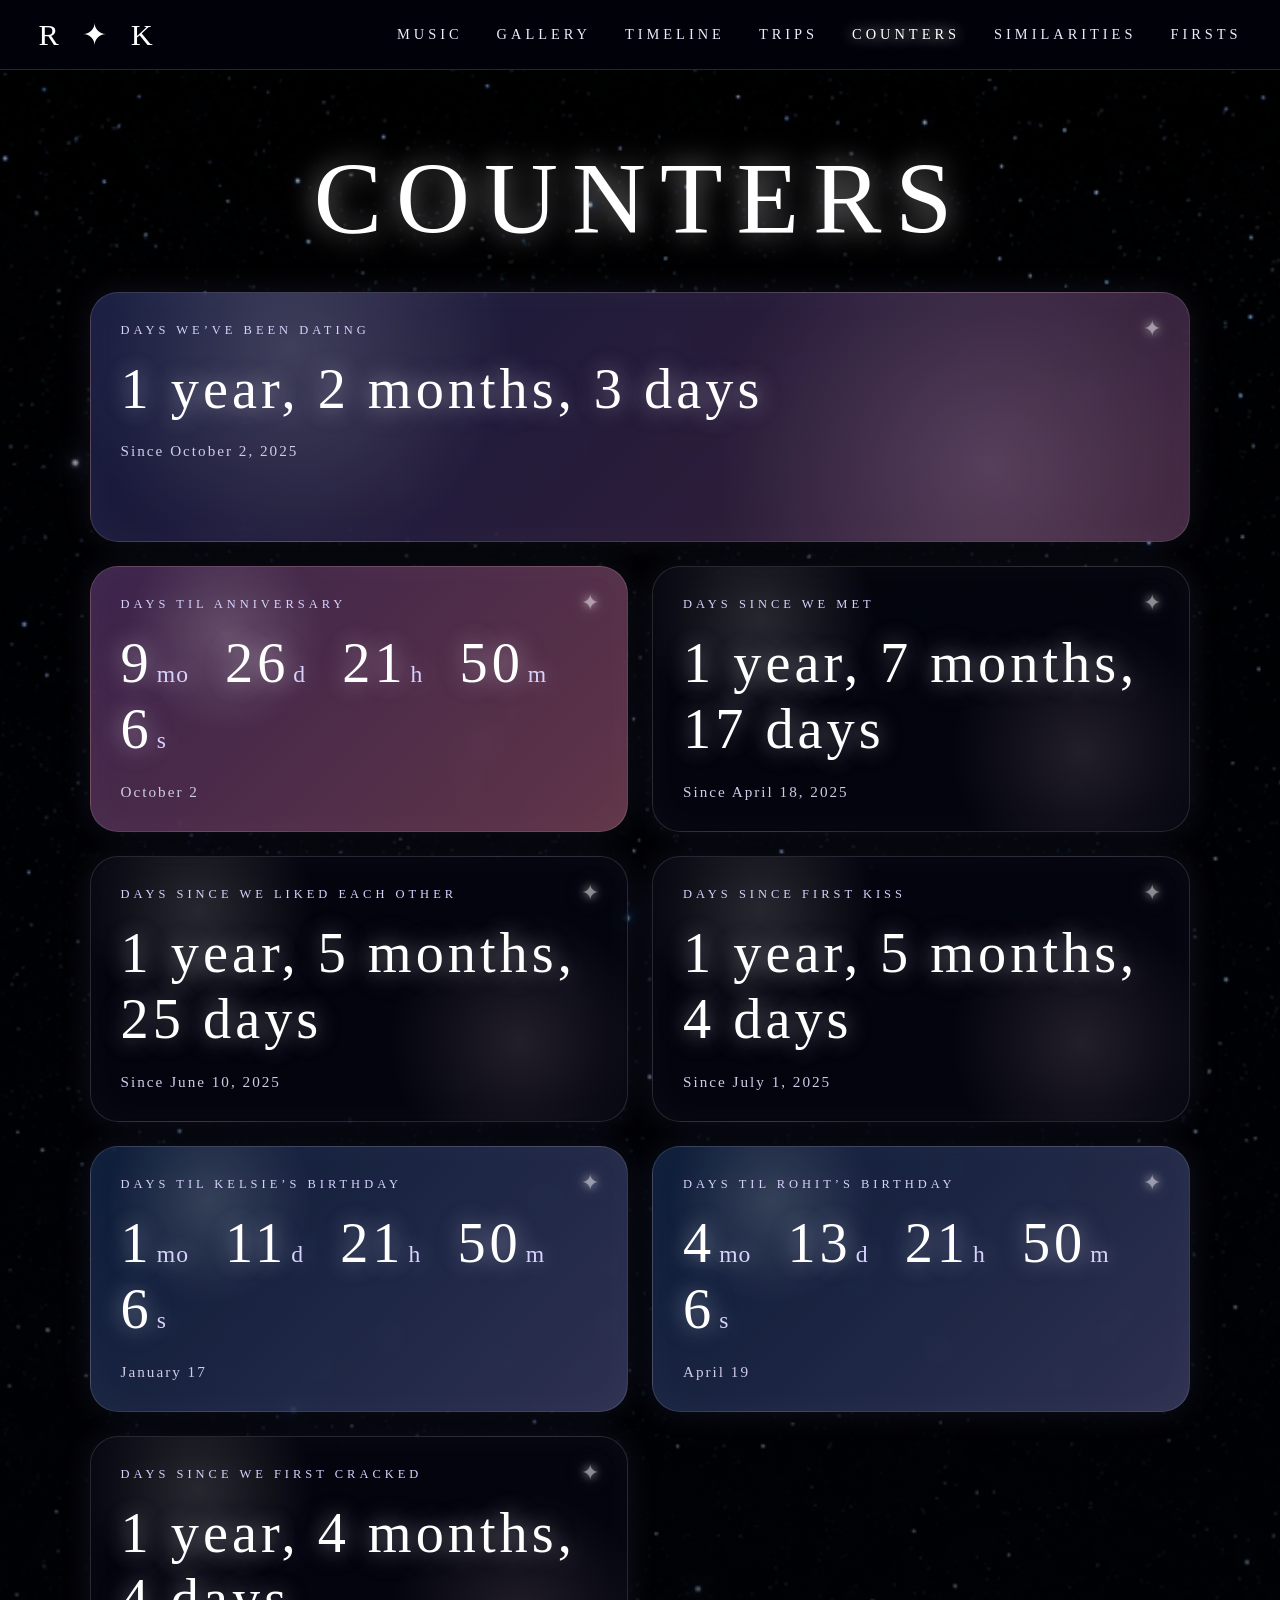
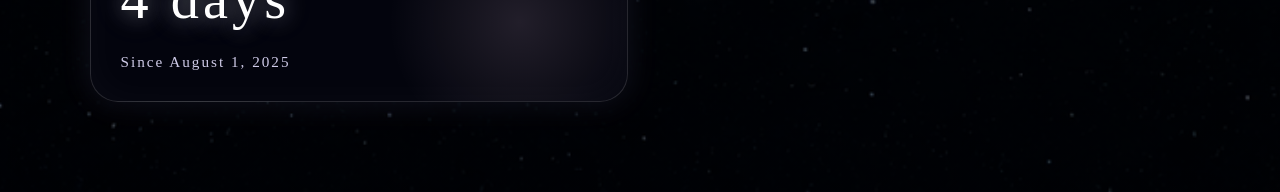
<file: counters.html>
<!DOCTYPE html>
<html lang="en">
<head>
  <meta charset="UTF-8" />
  <meta name="viewport" content="width=device-width, initial-scale=1.0" />

  <title>Counters | Rohit ✦ Kelsie</title>

  <link rel="stylesheet" href="style.css?v=4" />
</head>

<body>
  <header class="navbar">
    <a href="index.html" class="logo">R ✦ K</a>

    <nav>
      <a href="music.html">Music</a>
      <a href="gallery.html">Gallery</a>
      <a href="timeline.html">Timeline</a>
      <a href="trips.html">Trips</a>
      <a href="counters.html" class="active">Counters</a>
      <a href="similarities.html">Similarities</a>
      <a href="firsts.html">Firsts</a>
    </nav>
  </header>

  <main class="content-page counters-page">
    <section class="page-hero counters-hero">
      <h1>Counters</h1>
    </section>

    <section class="counters-grid">

      <article class="counter-card primary-counter">
        <p class="counter-label">Days we’ve been dating</p>
        <h2 id="dating-counter">Loading...</h2>
        <p class="counter-date">Since October 2, 2025</p>
      </article>

      <article class="counter-card anniversary-counter">
        <p class="counter-label">Days til anniversary</p>
        <h2 id="anniversary-counter">Loading...</h2>
        <p class="counter-date">October 2</p>
      </article>

      <article class="counter-card">
        <p class="counter-label">Days since we met</p>
        <h2 id="met-counter">Loading...</h2>
        <p class="counter-date">Since April 18, 2025</p>
      </article>

      <article class="counter-card">
        <p class="counter-label">Days since we liked each other</p>
        <h2 id="liked-counter">Loading...</h2>
        <p class="counter-date">Since June 10, 2025</p>
      </article>

      <article class="counter-card">
        <p class="counter-label">Days since first kiss</p>
        <h2 id="kiss-counter">Loading...</h2>
        <p class="counter-date">Since July 1, 2025</p>
      </article>

      <article class="counter-card birthday-counter">
        <p class="counter-label">Days til Kelsie’s birthday</p>
        <h2 id="kelsie-birthday-counter">Loading...</h2>
        <p class="counter-date">January 17</p>
      </article>

      <article class="counter-card birthday-counter">
        <p class="counter-label">Days til Rohit’s birthday</p>
        <h2 id="rohit-birthday-counter">Loading...</h2>
        <p class="counter-date">April 19</p>
      </article>

      <article class="counter-card">
        <p class="counter-label">Days since we first cracked</p>
        <h2 id="cracked-counter">Loading...</h2>
        <p class="counter-date">Since August 1, 2025</p>
      </article>

    </section>
  </main>

  <script>
  function startOfLocalDay(year, monthIndex, day) {
    return new Date(year, monthIndex, day, 0, 0, 0, 0);
  }

  function getNextAnnualDate(monthIndex, day) {
    const now = new Date();
    let target = startOfLocalDay(now.getFullYear(), monthIndex, day);

    if (target <= now) {
      target = startOfLocalDay(now.getFullYear() + 1, monthIndex, day);
    }

    return target;
  }

  function getYearsMonthsDaysSince(startDate) {
    const now = new Date();

    let years = now.getFullYear() - startDate.getFullYear();

    let yearAnchor = new Date(startDate);
    yearAnchor.setFullYear(startDate.getFullYear() + years);

    if (yearAnchor > now) {
      years--;
      yearAnchor = new Date(startDate);
      yearAnchor.setFullYear(startDate.getFullYear() + years);
    }

    let months = now.getMonth() - yearAnchor.getMonth();

    if (months < 0) {
      months += 12;
    }

    let monthAnchor = new Date(yearAnchor);
    monthAnchor.setMonth(yearAnchor.getMonth() + months);

    if (monthAnchor > now) {
      months--;
      monthAnchor = new Date(yearAnchor);
      monthAnchor.setMonth(yearAnchor.getMonth() + months);
    }

    const msPerDay = 1000 * 60 * 60 * 24;
    const days = Math.floor((now - monthAnchor) / msPerDay);

    return { years, months, days };
  }

  function getCountdown(targetDate) {
    const now = new Date();
    let diff = targetDate - now;

    if (diff < 0) {
      diff = 0;
    }

    const msPerSecond = 1000;
    const msPerMinute = msPerSecond * 60;
    const msPerHour = msPerMinute * 60;
    const msPerDay = msPerHour * 24;

    let months =
      (targetDate.getFullYear() - now.getFullYear()) * 12 +
      (targetDate.getMonth() - now.getMonth());

    let monthAnchor = new Date(now);
    monthAnchor.setMonth(monthAnchor.getMonth() + months);

    if (monthAnchor > targetDate) {
      months--;
      monthAnchor = new Date(now);
      monthAnchor.setMonth(monthAnchor.getMonth() + months);
    }

    let remaining = targetDate - monthAnchor;

    const days = Math.floor(remaining / msPerDay);
    remaining %= msPerDay;

    const hours = Math.floor(remaining / msPerHour);
    remaining %= msPerHour;

    const minutes = Math.floor(remaining / msPerMinute);
    remaining %= msPerMinute;

    const seconds = Math.floor(remaining / msPerSecond);

    return { months, days, hours, minutes, seconds };
  }

  function formatCountUp(startDate) {
    const { years, months, days } = getYearsMonthsDaysSince(startDate);

    const yearText = years === 1 ? "year" : "years";
    const monthText = months === 1 ? "month" : "months";
    const dayText = days === 1 ? "day" : "days";

    return `${years} ${yearText}, ${months} ${monthText}, ${days} ${dayText}`;
  }

  function formatCountdown(targetDate) {
    const { months, days, hours, minutes, seconds } = getCountdown(targetDate);

    return `
      <span>${months}<small>mo</small></span>
      <span>${days}<small>d</small></span>
      <span>${hours}<small>h</small></span>
      <span>${minutes}<small>m</small></span>
      <span>${seconds}<small>s</small></span>
    `;
  }

  function updateCounters() {
    const datingStart = startOfLocalDay(2025, 9, 2);
    const metDate = startOfLocalDay(2025, 3, 18);
    const likedDate = startOfLocalDay(2025, 5, 10);
    const firstKissDate = startOfLocalDay(2025, 6, 1);
    const crackedDate = startOfLocalDay(2025, 7, 1);

    const anniversary = getNextAnnualDate(9, 2);
    const kelsieBirthday = getNextAnnualDate(0, 17);
    const rohitBirthday = getNextAnnualDate(3, 19);

    document.getElementById("dating-counter").textContent = formatCountUp(datingStart);
    document.getElementById("met-counter").textContent = formatCountUp(metDate);
    document.getElementById("liked-counter").textContent = formatCountUp(likedDate);
    document.getElementById("kiss-counter").textContent = formatCountUp(firstKissDate);
    document.getElementById("cracked-counter").textContent = formatCountUp(crackedDate);

    document.getElementById("anniversary-counter").innerHTML = formatCountdown(anniversary);
    document.getElementById("kelsie-birthday-counter").innerHTML = formatCountdown(kelsieBirthday);
    document.getElementById("rohit-birthday-counter").innerHTML = formatCountdown(rohitBirthday);
  }

  updateCounters();
  setInterval(updateCounters, 1000);
</script>
</body>
</html>
</file>
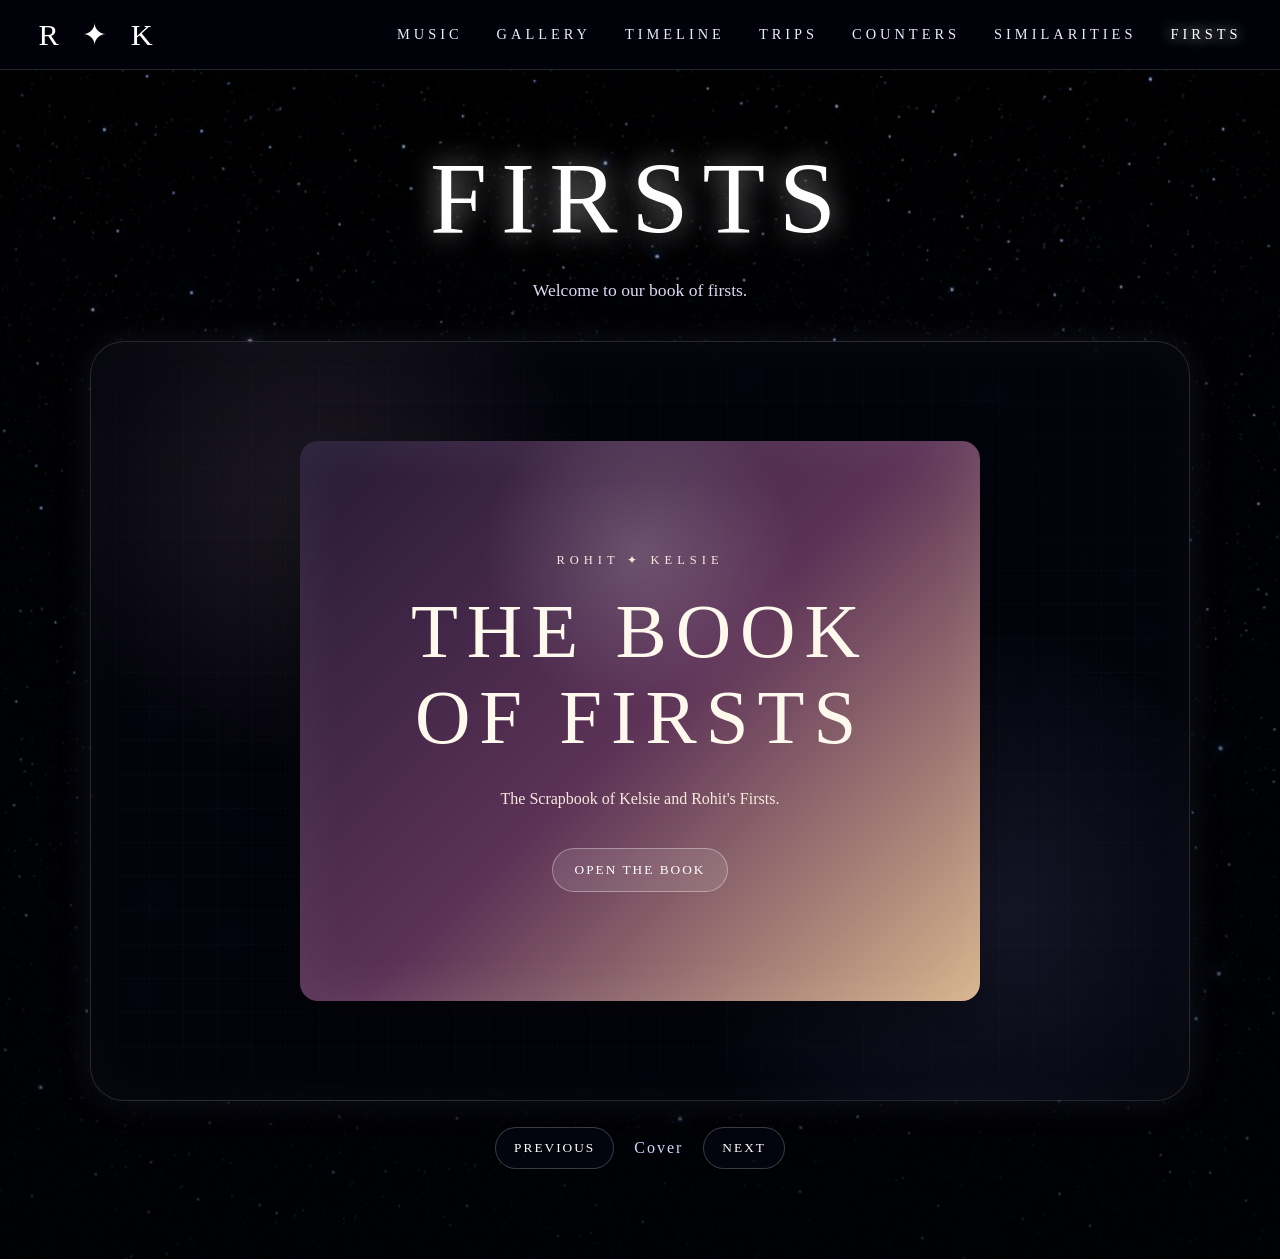
<file: firsts.html>
<!DOCTYPE html>
<html lang="en">
<head>
  <meta charset="UTF-8" />
  <meta name="viewport" content="width=device-width, initial-scale=1.0" />

  <title>The Book of Firsts | Rohit ✦ Kelsie</title>

  <link rel="stylesheet" href="style.css?v=6" />
</head>

<body>
  <header class="navbar">
    <a href="index.html" class="logo">R ✦ K</a>

    <nav>
      <a href="music.html">Music</a>
      <a href="gallery.html">Gallery</a>
      <a href="timeline.html">Timeline</a>
      <a href="trips.html">Trips</a>
      <a href="counters.html">Counters</a>
      <a href="similarities.html">Similarities</a>
      <a href="firsts.html" class="active">Firsts</a>
    </nav>
  </header>

  <main class="content-page firsts-page">
    <section class="page-hero firsts-hero">
      <h1>Firsts</h1>
      <p>Welcome to our book of firsts.</p>
    </section>

    <section class="book-shell">

      <aside class="firsts-side-menu" id="sideMenu">
        <p>Chapters</p>
        <button data-page="1">First Meeting</button>
        <button data-page="2">First Hangout</button>
        <button data-page="3">First Long Conversation</button>
        <button data-page="4">First Pseudodate</button>
        <button data-page="5">First Kiss</button>
        <button data-page="6">First Date</button>
        <button data-page="7">First Dance</button>
        <button data-page="8">First Road Trip</button>
        <button data-page="9">First Crack</button>
        <button data-page="10">First Classic Session</button>
        <button data-page="11">First Date as a Couple</button>
        <button data-page="12">First I Love You</button>
        <button data-page="13">First Zoo Day</button>
        <button data-page="14">First Time We Stayed Somewhere</button>
        <button data-page="15">First Flight Together</button>
        <button data-page="16">First Time Duo Drinking</button>
        <button data-page="17">First Fight Both Angry</button>
      </aside>

      <div class="book-stage">

        <!-- COVER -->
        <article class="book-page book-cover active">
          <div class="cover-inner">
            <p class="book-kicker">Rohit ✦ Kelsie</p>
            <h2>The Book of Firsts</h2>
            <p>
              The Scrapbook of Kelsie and Rohit's Firsts.
            </p>
            <button class="open-book-button" data-page="0">Open the Book</button>
          </div>
        </article>

        <!-- TABLE OF CONTENTS -->
        <article class="book-page contents-page">
          <div class="contents-card">
            <p class="book-kicker">Table of Contents</p>
            <h2>Chapters</h2>

            <div class="chapter-grid">
              <button data-page="1">01. First Meeting</button>
              <button data-page="2">02. First Hangout</button>
              <button data-page="3">03. First Long Conversation</button>
              <button data-page="4">04. First Pseudodate</button>
              <button data-page="5">05. First Kiss</button>
              <button data-page="6">06. First Date</button>
              <button data-page="7">07. First Dance</button>
              <button data-page="8">08. First Road Trip</button>
              <button data-page="9">09. First Crack</button>
              <button data-page="10">10. First Classic Session</button>
              <button data-page="11">11. First Date as a Couple</button>
              <button data-page="12">12. First I Love You</button>
              <button data-page="13">13. First Zoo Day</button>
              <button data-page="14">14. First Time We Stayed Somewhere</button>
              <button data-page="15">15. First Flight Together</button>
              <button data-page="16">16. First Time Duo Drinking</button>
              <button data-page="17">17. First Fight Both Angry</button>
            </div>
          </div>
        </article>

        <!-- FIRST PAGES -->
        <article class="book-page first-entry-page">
          <div class="first-entry">
            <p class="first-number">Chapter 01</p>
            <h2>First Meeting</h2>
            <p class="first-date">Add date</p>
            <p class="first-description">Story here.</p>
            <div class="first-photo-grid">
              <div class="first-photo-placeholder">Photo</div>
              <div class="first-photo-placeholder">Photo</div>
              <div class="first-photo-placeholder">Photo</div>
            </div>
          </div>
        </article>

        <article class="book-page first-entry-page">
          <div class="first-entry">
            <p class="first-number">Chapter 02</p>
            <h2>First Hangout</h2>
            <p class="first-date">Add date</p>
            <p class="first-description">Story here.</p>
            <div class="first-photo-grid">
              <div class="first-photo-placeholder">Photo</div>
              <div class="first-photo-placeholder">Photo</div>
              <div class="first-photo-placeholder">Photo</div>
            </div>
          </div>
        </article>

        <article class="book-page first-entry-page">
          <div class="first-entry">
            <p class="first-number">Chapter 03</p>
            <h2>First Long Conversation</h2>
            <p class="first-date">Add date</p>
            <p class="first-description">Story here.</p>
            <div class="first-photo-grid">
              <div class="first-photo-placeholder">Photo</div>
              <div class="first-photo-placeholder">Photo</div>
              <div class="first-photo-placeholder">Photo</div>
            </div>
          </div>
        </article>

        <article class="book-page first-entry-page">
          <div class="first-entry">
            <p class="first-number">Chapter 04</p>
            <h2>First Pseudodate</h2>
            <p class="first-date">Add date</p>
            <p class="first-description">Story here.</p>
            <div class="first-photo-grid">
              <div class="first-photo-placeholder">Photo</div>
              <div class="first-photo-placeholder">Photo</div>
              <div class="first-photo-placeholder">Photo</div>
            </div>
          </div>
        </article>

        <article class="book-page first-entry-page">
          <div class="first-entry">
            <p class="first-number">Chapter 05</p>
            <h2>First Kiss</h2>
            <p class="first-date">Add date</p>
            <p class="first-description">Story here.</p>
            <div class="first-photo-grid">
              <div class="first-photo-placeholder">Photo</div>
              <div class="first-photo-placeholder">Photo</div>
              <div class="first-photo-placeholder">Photo</div>
            </div>
          </div>
        </article>

        <article class="book-page first-entry-page">
          <div class="first-entry">
            <p class="first-number">Chapter 06</p>
            <h2>First Date</h2>
            <p class="first-date">Add date</p>
            <p class="first-description">Story here.</p>
            <div class="first-photo-grid">
              <div class="first-photo-placeholder">Photo</div>
              <div class="first-photo-placeholder">Photo</div>
              <div class="first-photo-placeholder">Photo</div>
            </div>
          </div>
        </article>

        <article class="book-page first-entry-page">
          <div class="first-entry">
            <p class="first-number">Chapter 07</p>
            <h2>First Dance</h2>
            <p class="first-date">Add date</p>
            <p class="first-description">Story here.</p>
            <div class="first-photo-grid">
              <div class="first-photo-placeholder">Photo</div>
              <div class="first-photo-placeholder">Photo</div>
              <div class="first-photo-placeholder">Photo</div>
            </div>
          </div>
        </article>

        <article class="book-page first-entry-page">
          <div class="first-entry">
            <p class="first-number">Chapter 08</p>
            <h2>First Road Trip</h2>
            <p class="first-date">Add date</p>
            <p class="first-description">Story here.</p>
            <div class="first-photo-grid">
              <div class="first-photo-placeholder">Photo</div>
              <div class="first-photo-placeholder">Photo</div>
              <div class="first-photo-placeholder">Photo</div>
            </div>
          </div>
        </article>

        <article class="book-page first-entry-page">
          <div class="first-entry">
            <p class="first-number">Chapter 09</p>
            <h2>First Crack</h2>
            <p class="first-date">Add date</p>
            <p class="first-description">Story here.</p>
            <div class="first-photo-grid">
              <div class="first-photo-placeholder">Photo</div>
              <div class="first-photo-placeholder">Photo</div>
              <div class="first-photo-placeholder">Photo</div>
            </div>
          </div>
        </article>

        <article class="book-page first-entry-page">
          <div class="first-entry">
            <p class="first-number">Chapter 10</p>
            <h2>First Classic Session</h2>
            <p class="first-date">Add date</p>
            <p class="first-description">Story here.</p>
            <div class="first-photo-grid">
              <div class="first-photo-placeholder">Photo</div>
              <div class="first-photo-placeholder">Photo</div>
              <div class="first-photo-placeholder">Photo</div>
            </div>
          </div>
        </article>

        <article class="book-page first-entry-page">
          <div class="first-entry">
            <p class="first-number">Chapter 11</p>
            <h2>First Date as a Couple</h2>
            <p class="first-date">Add date</p>
            <p class="first-description">Story here.</p>
            <div class="first-photo-grid">
              <div class="first-photo-placeholder">Photo</div>
              <div class="first-photo-placeholder">Photo</div>
              <div class="first-photo-placeholder">Photo</div>
            </div>
          </div>
        </article>

        <article class="book-page first-entry-page">
          <div class="first-entry">
            <p class="first-number">Chapter 12</p>
            <h2>First I Love You</h2>
            <p class="first-date">Add date</p>
            <p class="first-description">Story here.</p>
            <div class="first-photo-grid">
              <div class="first-photo-placeholder">Photo</div>
              <div class="first-photo-placeholder">Photo</div>
              <div class="first-photo-placeholder">Photo</div>
            </div>
          </div>
        </article>

        <article class="book-page first-entry-page">
          <div class="first-entry">
            <p class="first-number">Chapter 13</p>
            <h2>First Zoo Day</h2>
            <p class="first-date">Add date</p>
            <p class="first-description">Story here.</p>
            <div class="first-photo-grid">
              <div class="first-photo-placeholder">Photo</div>
              <div class="first-photo-placeholder">Photo</div>
              <div class="first-photo-placeholder">Photo</div>
            </div>
          </div>
        </article>

        <article class="book-page first-entry-page">
          <div class="first-entry">
            <p class="first-number">Chapter 14</p>
            <h2>First Time We Stayed Somewhere</h2>
            <p class="first-date">Add date</p>
            <p class="first-description">Story here.</p>
            <div class="first-photo-grid">
              <div class="first-photo-placeholder">Photo</div>
              <div class="first-photo-placeholder">Photo</div>
              <div class="first-photo-placeholder">Photo</div>
            </div>
          </div>
        </article>

        <article class="book-page first-entry-page">
          <div class="first-entry">
            <p class="first-number">Chapter 15</p>
            <h2>First Flight Together</h2>
            <p class="first-date">Add date</p>
            <p class="first-description">Story here.</p>
            <div class="first-photo-grid">
              <div class="first-photo-placeholder">Photo</div>
              <div class="first-photo-placeholder">Photo</div>
              <div class="first-photo-placeholder">Photo</div>
            </div>
          </div>
        </article>

        <article class="book-page first-entry-page">
          <div class="first-entry">
            <p class="first-number">Chapter 16</p>
            <h2>First Time Duo Drinking</h2>
            <p class="first-date">Add date</p>
            <p class="first-description">Story here.</p>
            <div class="first-photo-grid">
              <div class="first-photo-placeholder">Photo</div>
              <div class="first-photo-placeholder">Photo</div>
              <div class="first-photo-placeholder">Photo</div>
            </div>
          </div>
        </article>

        <article class="book-page first-entry-page">
          <div class="first-entry">
            <p class="first-number">Chapter 17</p>
            <h2>First Fight Both Angry at Each Other</h2>
            <p class="first-date">Add date</p>
            <p class="first-description">Story here.</p>
            <div class="first-photo-grid">
              <div class="first-photo-placeholder">Photo</div>
              <div class="first-photo-placeholder">Photo</div>
              <div class="first-photo-placeholder">Photo</div>
            </div>
          </div>
        </article>

      </div>

      <div class="book-controls">
        <button id="prevPage">Previous</button>
        <p id="pageNumber">Cover</p>
        <button id="nextPage">Next</button>
      </div>
    </section>
  </main>

  <script>
    const pages = document.querySelectorAll(".book-page");
    const pageNumber = document.getElementById("pageNumber");
    const nextButton = document.getElementById("nextPage");
    const prevButton = document.getElementById("prevPage");
    const sideMenu = document.getElementById("sideMenu");
    const jumpButtons = document.querySelectorAll("[data-page]");

    let currentPage = 0;

    function updatePageLabel() {
      if (currentPage === 0) {
        pageNumber.textContent = "Cover";
      } else if (currentPage === 1) {
        pageNumber.textContent = "Chapters";
      } else {
        pageNumber.textContent = `Chapter ${currentPage - 1} of 17`;
      }
    }

    function updateSideMenu() {
      if (currentPage >= 2) {
        sideMenu.classList.add("visible");
      } else {
        sideMenu.classList.remove("visible");
      }

      sideMenu.querySelectorAll("button").forEach((button) => {
        button.classList.toggle("active", Number(button.dataset.page) === currentPage - 1);
      });
    }

    function showPage(index, direction = "next") {
      if (index < 0 || index >= pages.length || index === currentPage) return;

      const oldPage = pages[currentPage];

      oldPage.classList.remove("active");
      oldPage.classList.add(direction === "next" ? "shuffle-left" : "shuffle-right");

      setTimeout(() => {
        pages.forEach((page) => {
          page.classList.remove("active", "shuffle-left", "shuffle-right");
        });

        currentPage = index;
        pages[currentPage].classList.add("active");

        updatePageLabel();
        updateSideMenu();
      }, 220);
    }

    nextButton.addEventListener("click", () => {
      const next = currentPage + 1 >= pages.length ? 0 : currentPage + 1;
      showPage(next, "next");
    });

    prevButton.addEventListener("click", () => {
      const prev = currentPage - 1 < 0 ? pages.length - 1 : currentPage - 1;
      showPage(prev, "prev");
    });

    jumpButtons.forEach((button) => {
      button.addEventListener("click", () => {
        const target = Number(button.dataset.page) + 1;
        const direction = target > currentPage ? "next" : "prev";
        showPage(target, direction);
      });
    });

    updatePageLabel();
    updateSideMenu();
  </script>
</body>
</html>
</file>
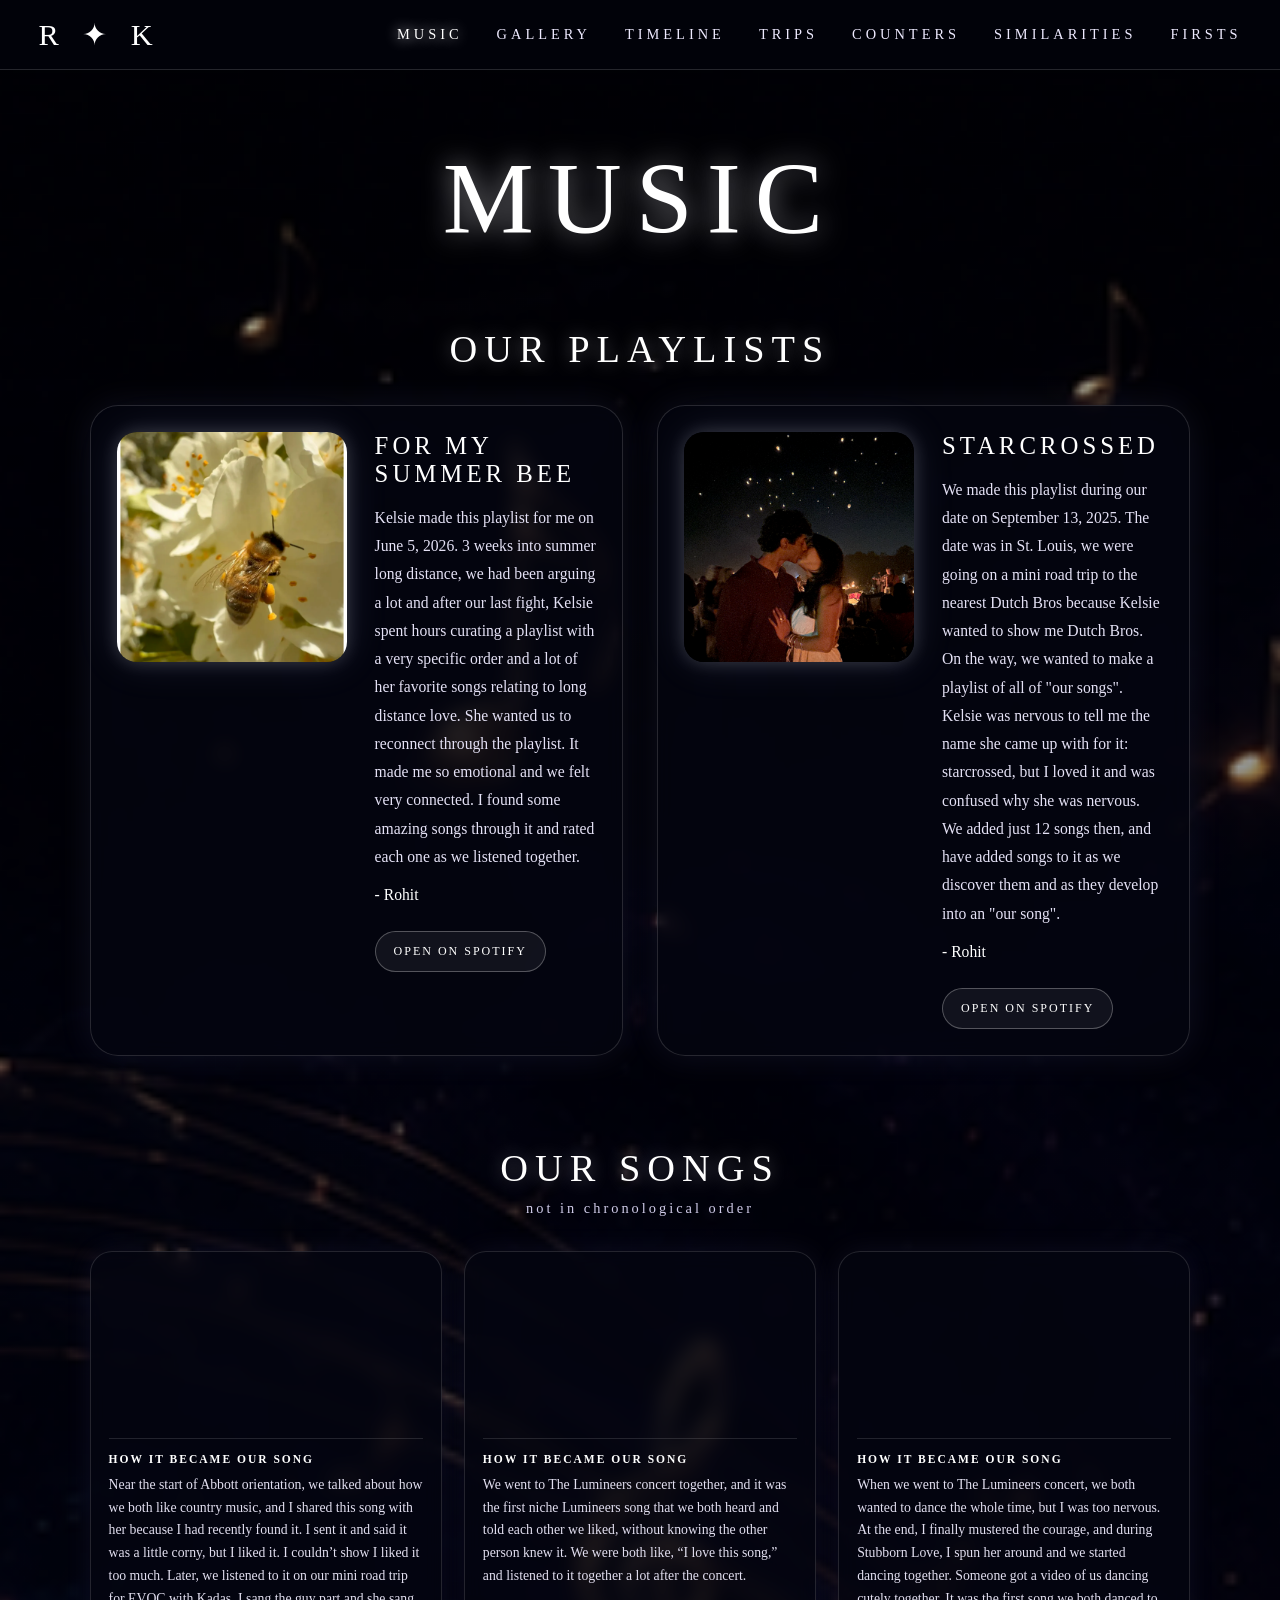
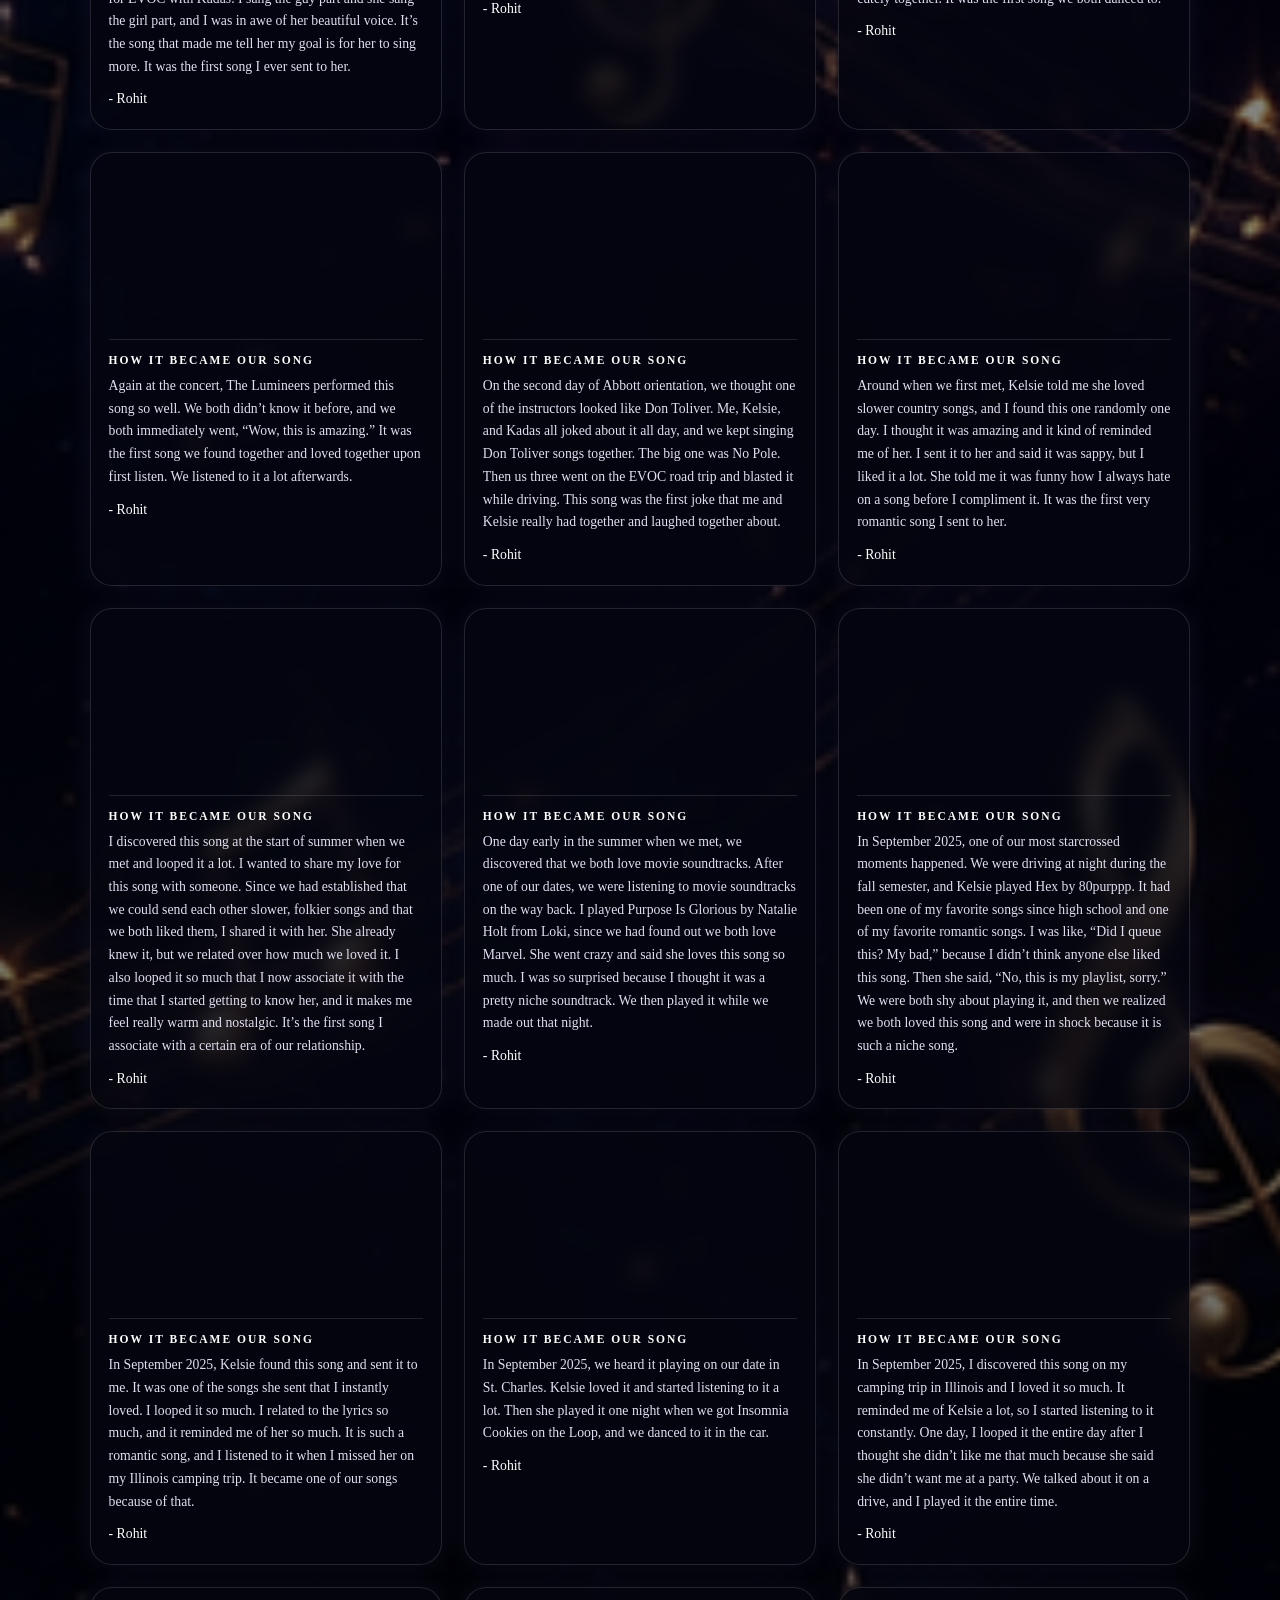
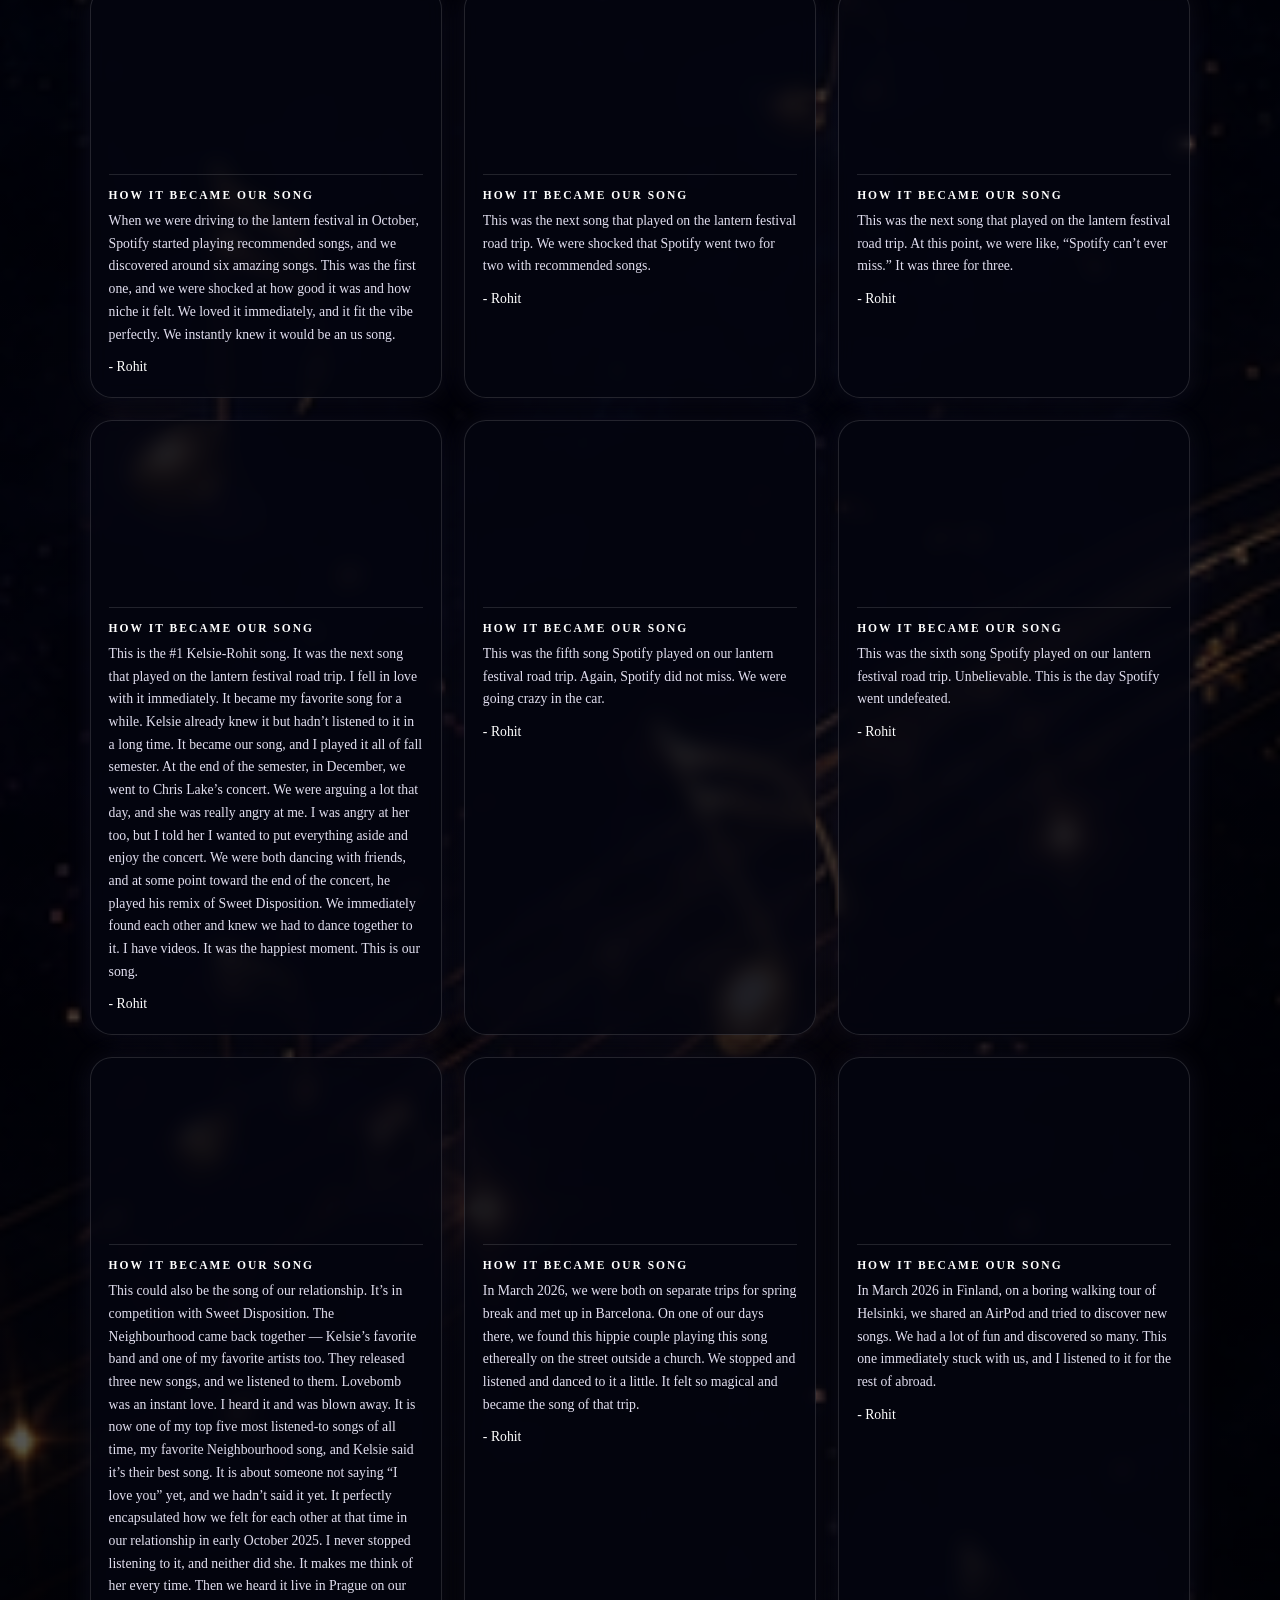
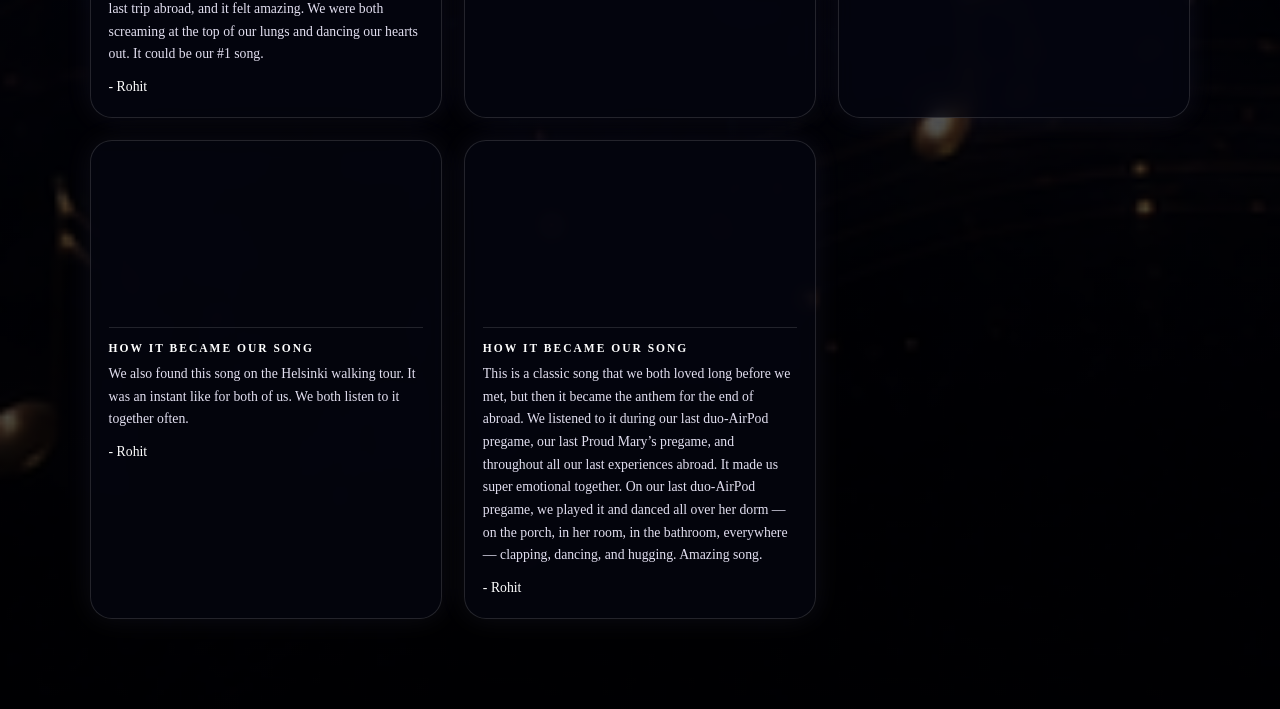
<file: music.html>
<!DOCTYPE html>
<html lang="en">
<head>
  <meta charset="UTF-8" />
  <meta name="viewport" content="width=device-width, initial-scale=1.0" />

  <title>Music | Rohit ✦ Kelsie</title>

  <link rel="stylesheet" href="style.css" />
</head>

<body>
  <header class="navbar">
    <a href="index.html" class="logo">R ✦ K</a>

    <nav>
      <a href="music.html" class="active">Music</a>
      <a href="gallery.html">Gallery</a>
      <a href="timeline.html">Timeline</a>
      <a href="trips.html">Trips</a>
      <a href="counters.html">Counters</a>
      <a href="similarities.html">Similarities</a>
      <a href="firsts.html">Firsts</a>
    </nav>
  </header>

  <main class="content-page music-page">
    <section class="page-hero">
      <h1>Music</h1>
    </section>

    <section class="music-section">
      <div class="section-heading">
        <h2>Our Playlists</h2>
      </div>

      <div class="playlist-grid">

        <article class="playlist-card">
          <img src="images/bee-playlist.png" alt="For my summer bee playlist cover" class="playlist-cover" />

          <div class="playlist-info">
            <h3>for my summer bee</h3>

            <p>
              Kelsie made this playlist for me on June 5, 2026. 3 weeks into summer long distance,
              we had been arguing a lot and after our last fight, Kelsie spent hours curating a playlist
              with a very specific order and a lot of her favorite songs relating to long distance love.
              She wanted us to reconnect through the playlist. It made me so emotional and we felt very
              connected. I found some amazing songs through it and rated each one as we listened together.
              <span class="signature">- Rohit</span>
            </p>

            <a
              class="spotify-button"
              href="https://open.spotify.com/playlist/64HndgYKN6oRa7IuLSpnPe"
              target="_blank"
              rel="noopener noreferrer"
            >
              Open on Spotify
            </a>
          </div>
        </article>

        <article class="playlist-card">
          <img src="images/starcrossed-playlist.png" alt="Starcrossed playlist cover" class="playlist-cover" />

          <div class="playlist-info">
            <h3>starcrossed</h3>

            <p>
              We made this playlist during our date on September 13, 2025. The date was in St. Louis,
              we were going on a mini road trip to the nearest Dutch Bros because Kelsie wanted to show
              me Dutch Bros. On the way, we wanted to make a playlist of all of "our songs". Kelsie was
              nervous to tell me the name she came up with for it: starcrossed, but I loved it and was
              confused why she was nervous. We added just 12 songs then, and have added songs to it as we
              discover them and as they develop into an "our song".
              <span class="signature">- Rohit</span>
            </p>

            <a
              class="spotify-button"
              href="https://open.spotify.com/playlist/1icCP8VcaCawiHzwMeRwDy"
              target="_blank"
              rel="noopener noreferrer"
            >
              Open on Spotify
            </a>
          </div>
        </article>

      </div>
    </section>

 <section class="songs-section">
  <div class="section-heading">
    <h2>Our Songs</h2>
    <p class="section-caption">not in chronological order</p>
  </div>

  <div class="songs-grid">

    <article class="song-card">
      <iframe data-testid="embed-iframe" style="border-radius:12px" src="https://open.spotify.com/embed/track/5UyBjTBy4XxqQT2qHksbo0?utm_source=generator" width="100%" height="152" frameBorder="0" allowfullscreen="" allow="autoplay; clipboard-write; encrypted-media; fullscreen; picture-in-picture" loading="lazy"></iframe>
      <div class="song-story">
        <h4>How it became our song</h4>
        <p>
          Near the start of Abbott orientation, we talked about how we both like country music, and I shared this song with her because I had recently found it. I sent it and said it was a little corny, but I liked it. I couldn’t show I liked it too much. Later, we listened to it on our mini road trip for EVOC with Kadas. I sang the guy part and she sang the girl part, and I was in awe of her beautiful voice. It’s the song that made me tell her my goal is for her to sing more. It was the first song I ever sent to her.
          <span class="signature">- Rohit</span>
        </p>
      </div>
    </article>

    <article class="song-card">
      <iframe data-testid="embed-iframe" style="border-radius:12px" src="https://open.spotify.com/embed/track/6YrZkw5VWYNTZq9Pg38cOC?utm_source=generator" width="100%" height="152" frameBorder="0" allowfullscreen="" allow="autoplay; clipboard-write; encrypted-media; fullscreen; picture-in-picture" loading="lazy"></iframe>
      <div class="song-story">
        <h4>How it became our song</h4>
        <p>
          We went to The Lumineers concert together, and it was the first niche Lumineers song that we both heard and told each other we liked, without knowing the other person knew it. We were both like, “I love this song,” and listened to it together a lot after the concert.
          <span class="signature">- Rohit</span>
        </p>
      </div>
    </article>

    <article class="song-card">
      <iframe data-testid="embed-iframe" style="border-radius:12px" src="https://open.spotify.com/embed/track/7x46YkKAwp3yZpaa72n5Mu?utm_source=generator" width="100%" height="152" frameBorder="0" allowfullscreen="" allow="autoplay; clipboard-write; encrypted-media; fullscreen; picture-in-picture" loading="lazy"></iframe>
      <div class="song-story">
        <h4>How it became our song</h4>
        <p>
          When we went to The Lumineers concert, we both wanted to dance the whole time, but I was too nervous. At the end, I finally mustered the courage, and during Stubborn Love, I spun her around and we started dancing together. Someone got a video of us dancing cutely together. It was the first song we both danced to.
          <span class="signature">- Rohit</span>
        </p>
      </div>
    </article>

    <article class="song-card">
      <iframe data-testid="embed-iframe" style="border-radius:12px" src="https://open.spotify.com/embed/track/32mcz82FOIucA49qkynFVB?utm_source=generator" width="100%" height="152" frameBorder="0" allowfullscreen="" allow="autoplay; clipboard-write; encrypted-media; fullscreen; picture-in-picture" loading="lazy"></iframe>
      <div class="song-story">
        <h4>How it became our song</h4>
        <p>
          Again at the concert, The Lumineers performed this song so well. We both didn’t know it before, and we both immediately went, “Wow, this is amazing.” It was the first song we found together and loved together upon first listen. We listened to it a lot afterwards.
          <span class="signature">- Rohit</span>
        </p>
      </div>
    </article>

    <article class="song-card">
      <iframe data-testid="embed-iframe" style="border-radius:12px" src="https://open.spotify.com/embed/track/0eaVIYo2zeOaGJeqZ5TwYz?utm_source=generator" width="100%" height="152" frameBorder="0" allowfullscreen="" allow="autoplay; clipboard-write; encrypted-media; fullscreen; picture-in-picture" loading="lazy"></iframe>
      <div class="song-story">
        <h4>How it became our song</h4>
        <p>
          On the second day of Abbott orientation, we thought one of the instructors looked like Don Toliver. Me, Kelsie, and Kadas all joked about it all day, and we kept singing Don Toliver songs together. The big one was No Pole. Then us three went on the EVOC road trip and blasted it while driving. This song was the first joke that me and Kelsie really had together and laughed together about.
          <span class="signature">- Rohit</span>
        </p>
      </div>
    </article>

    <article class="song-card">
      <iframe data-testid="embed-iframe" style="border-radius:12px" src="https://open.spotify.com/embed/track/0vxNNwfm6zj8ISkCi6INFR?utm_source=generator" width="100%" height="152" frameBorder="0" allowfullscreen="" allow="autoplay; clipboard-write; encrypted-media; fullscreen; picture-in-picture" loading="lazy"></iframe>
      <div class="song-story">
        <h4>How it became our song</h4>
        <p>
          Around when we first met, Kelsie told me she loved slower country songs, and I found this one randomly one day. I thought it was amazing and it kind of reminded me of her. I sent it to her and said it was sappy, but I liked it a lot. She told me it was funny how I always hate on a song before I compliment it. It was the first very romantic song I sent to her.
          <span class="signature">- Rohit</span>
        </p>
      </div>
    </article>

    <article class="song-card">
      <iframe data-testid="embed-iframe" style="border-radius:12px" src="https://open.spotify.com/embed/track/6oCXDaFZYL7sHnowv6pdXb?utm_source=generator" width="100%" height="152" frameBorder="0" allowfullscreen="" allow="autoplay; clipboard-write; encrypted-media; fullscreen; picture-in-picture" loading="lazy"></iframe>
      <div class="song-story">
        <h4>How it became our song</h4>
        <p>
          I discovered this song at the start of summer when we met and looped it a lot. I wanted to share my love for this song with someone. Since we had established that we could send each other slower, folkier songs and that we both liked them, I shared it with her. She already knew it, but we related over how much we loved it. I also looped it so much that I now associate it with the time that I started getting to know her, and it makes me feel really warm and nostalgic. It’s the first song I associate with a certain era of our relationship.
          <span class="signature">- Rohit</span>
        </p>
      </div>
    </article>

    <article class="song-card">
      <iframe data-testid="embed-iframe" style="border-radius:12px" src="https://open.spotify.com/embed/track/14ttivyM8Dj0xichnst1Vd?utm_source=generator" width="100%" height="152" frameBorder="0" allowfullscreen="" allow="autoplay; clipboard-write; encrypted-media; fullscreen; picture-in-picture" loading="lazy"></iframe>
      <div class="song-story">
        <h4>How it became our song</h4>
        <p>
          One day early in the summer when we met, we discovered that we both love movie soundtracks. After one of our dates, we were listening to movie soundtracks on the way back. I played Purpose Is Glorious by Natalie Holt from Loki, since we had found out we both love Marvel. She went crazy and said she loves this song so much. I was so surprised because I thought it was a pretty niche soundtrack. We then played it while we made out that night.
          <span class="signature">- Rohit</span>
        </p>
      </div>
    </article>

    <article class="song-card">
      <iframe data-testid="embed-iframe" style="border-radius:12px" src="https://open.spotify.com/embed/track/29LrGcqtxvdCpVmlBoJ75B?utm_source=generator" width="100%" height="152" frameBorder="0" allowfullscreen="" allow="autoplay; clipboard-write; encrypted-media; fullscreen; picture-in-picture" loading="lazy"></iframe>
      <div class="song-story">
        <h4>How it became our song</h4>
        <p>
          In September 2025, one of our most starcrossed moments happened. We were driving at night during the fall semester, and Kelsie played Hex by 80purppp. It had been one of my favorite songs since high school and one of my favorite romantic songs. I was like, “Did I queue this? My bad,” because I didn’t think anyone else liked this song. Then she said, “No, this is my playlist, sorry.” We were both shy about playing it, and then we realized we both loved this song and were in shock because it is such a niche song.
          <span class="signature">- Rohit</span>
        </p>
      </div>
    </article>

    <article class="song-card">
      <iframe data-testid="embed-iframe" style="border-radius:12px" src="https://open.spotify.com/embed/track/7uYQELhe7g6QLIzZDOlhbW?utm_source=generator" width="100%" height="152" frameBorder="0" allowfullscreen="" allow="autoplay; clipboard-write; encrypted-media; fullscreen; picture-in-picture" loading="lazy"></iframe>
      <div class="song-story">
        <h4>How it became our song</h4>
        <p>
          In September 2025, Kelsie found this song and sent it to me. It was one of the songs she sent that I instantly loved. I looped it so much. I related to the lyrics so much, and it reminded me of her so much. It is such a romantic song, and I listened to it when I missed her on my Illinois camping trip. It became one of our songs because of that.
          <span class="signature">- Rohit</span>
        </p>
      </div>
    </article>

    <article class="song-card">
      <iframe data-testid="embed-iframe" style="border-radius:12px" src="https://open.spotify.com/embed/track/38YgZVHPWOWsKrsCXz6JyP?utm_source=generator" width="100%" height="152" frameBorder="0" allowfullscreen="" allow="autoplay; clipboard-write; encrypted-media; fullscreen; picture-in-picture" loading="lazy"></iframe>
      <div class="song-story">
        <h4>How it became our song</h4>
        <p>
          In September 2025, we heard it playing on our date in St. Charles. Kelsie loved it and started listening to it a lot. Then she played it one night when we got Insomnia Cookies on the Loop, and we danced to it in the car.
          <span class="signature">- Rohit</span>
        </p>
      </div>
    </article>

    <article class="song-card">
      <iframe data-testid="embed-iframe" style="border-radius:12px" src="https://open.spotify.com/embed/track/62WbDgGyCki73Ec2Reuvze?utm_source=generator" width="100%" height="152" frameBorder="0" allowfullscreen="" allow="autoplay; clipboard-write; encrypted-media; fullscreen; picture-in-picture" loading="lazy"></iframe>
      <div class="song-story">
        <h4>How it became our song</h4>
        <p>
          In September 2025, I discovered this song on my camping trip in Illinois and I loved it so much. It reminded me of Kelsie a lot, so I started listening to it constantly. One day, I looped it the entire day after I thought she didn’t like me that much because she said she didn’t want me at a party. We talked about it on a drive, and I played it the entire time.
          <span class="signature">- Rohit</span>
        </p>
      </div>
    </article>

    <article class="song-card">
      <iframe data-testid="embed-iframe" style="border-radius:12px" src="https://open.spotify.com/embed/track/1yqMgZNrevsWMLWfO2PRp5?utm_source=generator" width="100%" height="152" frameBorder="0" allowfullscreen="" allow="autoplay; clipboard-write; encrypted-media; fullscreen; picture-in-picture" loading="lazy"></iframe>
      <div class="song-story">
        <h4>How it became our song</h4>
        <p>
          When we were driving to the lantern festival in October, Spotify started playing recommended songs, and we discovered around six amazing songs. This was the first one, and we were shocked at how good it was and how niche it felt. We loved it immediately, and it fit the vibe perfectly. We instantly knew it would be an us song.
          <span class="signature">- Rohit</span>
        </p>
      </div>
    </article>

    <article class="song-card">
      <iframe data-testid="embed-iframe" style="border-radius:12px" src="https://open.spotify.com/embed/track/6Op1AAvS0Jb3Gbom92zadJ?utm_source=generator" width="100%" height="152" frameBorder="0" allowfullscreen="" allow="autoplay; clipboard-write; encrypted-media; fullscreen; picture-in-picture" loading="lazy"></iframe>
      <div class="song-story">
        <h4>How it became our song</h4>
        <p>
          This was the next song that played on the lantern festival road trip. We were shocked that Spotify went two for two with recommended songs.
          <span class="signature">- Rohit</span>
        </p>
      </div>
    </article>

    <article class="song-card">
      <iframe data-testid="embed-iframe" style="border-radius:12px" src="https://open.spotify.com/embed/track/12g9IeQzX7xECLNxz8dpb5?utm_source=generator" width="100%" height="152" frameBorder="0" allowfullscreen="" allow="autoplay; clipboard-write; encrypted-media; fullscreen; picture-in-picture" loading="lazy"></iframe>
      <div class="song-story">
        <h4>How it became our song</h4>
        <p>
          This was the next song that played on the lantern festival road trip. At this point, we were like, “Spotify can’t ever miss.” It was three for three.
          <span class="signature">- Rohit</span>
        </p>
      </div>
    </article>

    <article class="song-card">
      <iframe data-testid="embed-iframe" style="border-radius:12px" src="https://open.spotify.com/embed/track/0fIDUXVyJ1JISqB4HP4D5H?utm_source=generator" width="100%" height="152" frameBorder="0" allowfullscreen="" allow="autoplay; clipboard-write; encrypted-media; fullscreen; picture-in-picture" loading="lazy"></iframe>
      <div class="song-story">
        <h4>How it became our song</h4>
        <p>
          This is the #1 Kelsie-Rohit song. It was the next song that played on the lantern festival road trip. I fell in love with it immediately. It became my favorite song for a while. Kelsie already knew it but hadn’t listened to it in a long time. It became our song, and I played it all of fall semester. At the end of the semester, in December, we went to Chris Lake’s concert. We were arguing a lot that day, and she was really angry at me. I was angry at her too, but I told her I wanted to put everything aside and enjoy the concert. We were both dancing with friends, and at some point toward the end of the concert, he played his remix of Sweet Disposition. We immediately found each other and knew we had to dance together to it. I have videos. It was the happiest moment. This is our song.
          <span class="signature">- Rohit</span>
        </p>
      </div>
    </article>

    <article class="song-card">
      <iframe data-testid="embed-iframe" style="border-radius:12px" src="https://open.spotify.com/embed/track/4ddm8wMOno5nihxLPACKXV?utm_source=generator" width="100%" height="152" frameBorder="0" allowfullscreen="" allow="autoplay; clipboard-write; encrypted-media; fullscreen; picture-in-picture" loading="lazy"></iframe>
      <div class="song-story">
        <h4>How it became our song</h4>
        <p>
          This was the fifth song Spotify played on our lantern festival road trip. Again, Spotify did not miss. We were going crazy in the car.
          <span class="signature">- Rohit</span>
        </p>
      </div>
    </article>

    <article class="song-card">
      <iframe data-testid="embed-iframe" style="border-radius:12px" src="https://open.spotify.com/embed/track/4PawewnYu8lyLk3DX1RCNu?utm_source=generator" width="100%" height="152" frameBorder="0" allowfullscreen="" allow="autoplay; clipboard-write; encrypted-media; fullscreen; picture-in-picture" loading="lazy"></iframe>
      <div class="song-story">
        <h4>How it became our song</h4>
        <p>
          This was the sixth song Spotify played on our lantern festival road trip. Unbelievable. This is the day Spotify went undefeated.
          <span class="signature">- Rohit</span>
        </p>
      </div>
    </article>

    <article class="song-card">
      <iframe data-testid="embed-iframe" style="border-radius:12px" src="https://open.spotify.com/embed/track/333yAfKnYq4V3hl6uA95wI?utm_source=generator" width="100%" height="152" frameBorder="0" allowfullscreen="" allow="autoplay; clipboard-write; encrypted-media; fullscreen; picture-in-picture" loading="lazy"></iframe>
      <div class="song-story">
        <h4>How it became our song</h4>
        <p>
          This could also be the song of our relationship. It’s in competition with Sweet Disposition. The Neighbourhood came back together — Kelsie’s favorite band and one of my favorite artists too. They released three new songs, and we listened to them. Lovebomb was an instant love. I heard it and was blown away. It is now one of my top five most listened-to songs of all time, my favorite Neighbourhood song, and Kelsie said it’s their best song. It is about someone not saying “I love you” yet, and we hadn’t said it yet. It perfectly encapsulated how we felt for each other at that time in our relationship in early October 2025. I never stopped listening to it, and neither did she. It makes me think of her every time. Then we heard it live in Prague on our last trip abroad, and it felt amazing. We were both screaming at the top of our lungs and dancing our hearts out. It could be our #1 song.
          <span class="signature">- Rohit</span>
        </p>
      </div>
    </article>

    <article class="song-card">
      <iframe data-testid="embed-iframe" style="border-radius:12px" src="https://open.spotify.com/embed/track/7cEkyAXkwXCxTR3IKE0XHu?utm_source=generator" width="100%" height="152" frameBorder="0" allowfullscreen="" allow="autoplay; clipboard-write; encrypted-media; fullscreen; picture-in-picture" loading="lazy"></iframe>
      <div class="song-story">
        <h4>How it became our song</h4>
        <p>
          In March 2026, we were both on separate trips for spring break and met up in Barcelona. On one of our days there, we found this hippie couple playing this song ethereally on the street outside a church. We stopped and listened and danced to it a little. It felt so magical and became the song of that trip.
          <span class="signature">- Rohit</span>
        </p>
      </div>
    </article>

    <article class="song-card">
      <iframe data-testid="embed-iframe" style="border-radius:12px" src="https://open.spotify.com/embed/track/6i4HXAiCheoAewgY5pxC6c?utm_source=generator" width="100%" height="152" frameBorder="0" allowfullscreen="" allow="autoplay; clipboard-write; encrypted-media; fullscreen; picture-in-picture" loading="lazy"></iframe>
      <div class="song-story">
        <h4>How it became our song</h4>
        <p>
          In March 2026 in Finland, on a boring walking tour of Helsinki, we shared an AirPod and tried to discover new songs. We had a lot of fun and discovered so many. This one immediately stuck with us, and I listened to it for the rest of abroad.
          <span class="signature">- Rohit</span>
        </p>
      </div>
    </article>

    <article class="song-card">
      <iframe data-testid="embed-iframe" style="border-radius:12px" src="https://open.spotify.com/embed/track/0xknocuUfiYGuW3BW1BDhH?utm_source=generator" width="100%" height="152" frameBorder="0" allowfullscreen="" allow="autoplay; clipboard-write; encrypted-media; fullscreen; picture-in-picture" loading="lazy"></iframe>
      <div class="song-story">
        <h4>How it became our song</h4>
        <p>
          We also found this song on the Helsinki walking tour. It was an instant like for both of us. We both listen to it together often.
          <span class="signature">- Rohit</span>
        </p>
      </div>
    </article>

    <article class="song-card">
      <iframe data-testid="embed-iframe" style="border-radius:12px" src="https://open.spotify.com/embed/track/1YLJVmuzeM2YSUkCCaTNUB?utm_source=generator" width="100%" height="152" frameBorder="0" allowfullscreen="" allow="autoplay; clipboard-write; encrypted-media; fullscreen; picture-in-picture" loading="lazy"></iframe>
      <div class="song-story">
        <h4>How it became our song</h4>
        <p>
          This is a classic song that we both loved long before we met, but then it became the anthem for the end of abroad. We listened to it during our last duo-AirPod pregame, our last Proud Mary’s pregame, and throughout all our last experiences abroad. It made us super emotional together. On our last duo-AirPod pregame, we played it and danced all over her dorm — on the porch, in her room, in the bathroom, everywhere — clapping, dancing, and hugging. Amazing song.
          <span class="signature">- Rohit</span>
        </p>
      </div>
    </article>

  </div>
</section>
  </main>

  <script src="script.js"></script>
</body>
</html>
</file>
<file: style.css>
* {
  margin: 0;
  padding: 0;
  box-sizing: border-box;
}

html,
body {
  width: 100%;
  min-height: 100%;
  background: black;
}

body {
  overflow-x: hidden;
  font-family: Georgia, "Times New Roman", serif;
}

/* Top navigation menu */
.navbar {
  width: 100%;
  height: 70px;
  padding: 0 3%;

  display: flex;
  align-items: center;
  justify-content: space-between;

  background: rgba(2, 3, 10, 0.94);
  border-bottom: 1px solid rgba(255, 255, 255, 0.14);
}

.logo {
  color: white;
  text-decoration: none;
  font-size: 1.9rem;
  letter-spacing: 8px;
  white-space: nowrap;
}

nav {
  display: flex;
  align-items: center;
  gap: 34px;
  flex-wrap: wrap;
}

nav a {
  color: #eeeaff;
  text-decoration: none;
  text-transform: uppercase;
  font-size: 0.9rem;
  letter-spacing: 4px;
}

nav a:hover {
  color: white;
  text-shadow: 0 0 14px white;
}

/* The image section below the nav */
.home-page {
  position: relative;
  width: 100vw;
  min-height: calc(100vh - 70px);

  display: flex;
  align-items: center;
  justify-content: center;

  background-image: url("images/stars-bg.png");
  background-size: cover;
  background-position: center center;
  background-repeat: no-repeat;

  overflow: hidden;
}
.image-map {
  position: relative;
  width: min(78vw, 1500px);
}

.image-map img {
  display: block;
  width: 100%;
  height: auto;
}

/* Invisible clickable boxes */
.hotspot {
  position: absolute;
  display: block;
  text-decoration: none;
  cursor: pointer;
  border-radius: 18px;
}

/* Hover effect so you know what is clickable */
.hotspot:hover {
  background: rgba(255, 255, 255, 0.035);
  box-shadow: 0 0 30px rgba(220, 220, 255, 0.25);
}

/* Clickable areas over the star map image */

/* Clickable areas over JUST the section titles */

.star-music {
  left: 23.8%;
  top: 21%;
  width: 7.6%;
  height: 7%;
}

.star-gallery {
  left: 46%;
  top: 17.6%;
  width: 9.8%;
  height: 7%;
}

.star-timeline {
  left: 70.6%;
  top: 24.6%;
  width: 10%;
  height: 7%;
}

.star-trips {
  left: 14.2%;
  top: 58%;
  width: 7%;
  height: 7%;
}

.star-counters {
  left: 76.4%;
  top: 59.4%;
  width: 11%;
  height: 7%;
}

.star-similarities {
  left: 32%;
  top: 72%;
  width: 13%;
  height: 7%;
}

.star-firsts {
  left: 58.2%;
  top: 72.3%;
  width: 7.7%;
  height: 6%;
}

/* Mobile adjustments */
@media (max-width: 850px) {
  .navbar {
    height: auto;
    min-height: 95px;
    padding: 18px 20px;
    flex-direction: column;
    gap: 14px;
  }

  .logo {
    font-size: 1.6rem;
  }

  nav {
    justify-content: center;
    gap: 16px;
  }

  nav a {
    font-size: 0.72rem;
    letter-spacing: 2px;
  }

  .home-page {
    height: calc(100vh - 95px);
    min-height: 680px;
    background-size: cover;
    background-position: center center;
  }

  .hotspot:hover {
    background: transparent;
    box-shadow: none;
  }
}
/* Shared inside pages */

.content-page {
  min-height: calc(100vh - 70px);
  padding: 70px 7% 90px;

  background-image:
    linear-gradient(rgba(0, 0, 0, 0.32), rgba(0, 0, 0, 0.68)),
    url("images/stars-bg.png");

  background-size: cover;
  background-position: center center;
  background-repeat: no-repeat;

  color: white;
}
.music-page {
  background-image:
    linear-gradient(rgba(0, 0, 0, 0.38), rgba(0, 0, 0, 0.72)),
    url("images/music-bg.png");
}

nav a.active {
  color: white;
  text-shadow: 0 0 14px white;
}

.page-hero {
  max-width: 900px;
  margin: 0 auto 70px;
  text-align: center;
}

.page-hero h1 {
  font-size: clamp(3.2rem, 8vw, 7rem);
  font-weight: normal;
  letter-spacing: 14px;
  text-transform: uppercase;
  margin-bottom: 18px;
  text-shadow: 0 0 28px rgba(255, 255, 255, 0.55);
}

.page-hero p {
  color: #ddd9f5;
  font-size: 1.1rem;
  line-height: 1.8;
}

.eyebrow {
  color: #d8d2ff;
  text-transform: uppercase;
  letter-spacing: 5px;
  font-size: 0.75rem;
  margin-bottom: 12px;
}

.music-section {
  max-width: 1250px;
  margin: 0 auto;
}

.section-heading {
  text-align: center;
  margin-bottom: 34px;
}

.section-heading h2,
.coming-soon-section h2 {
  font-size: clamp(2rem, 4vw, 3.5rem);
  font-weight: normal;
  letter-spacing: 8px;
  text-transform: uppercase;
  text-shadow: 0 0 18px rgba(255, 255, 255, 0.35);
}

.playlist-grid {
  display: grid;
  grid-template-columns: repeat(2, minmax(0, 1fr));
  gap: 34px;
}

.playlist-card {
  display: grid;
  grid-template-columns: 230px 1fr;
  gap: 28px;
  align-items: start;

  padding: 26px;
  border: 1px solid rgba(255, 255, 255, 0.14);
  border-radius: 28px;

  background: rgba(5, 6, 18, 0.68);
  box-shadow: 0 0 35px rgba(160, 170, 255, 0.09);
  backdrop-filter: blur(10px);
}

.playlist-cover {
  width: 100%;
  aspect-ratio: 1 / 1;
  object-fit: cover;
  border-radius: 20px;

  box-shadow:
    0 0 18px rgba(255, 255, 255, 0.18),
    0 0 42px rgba(180, 190, 255, 0.13);
}

.playlist-info h3 {
  font-size: 1.55rem;
  font-weight: normal;
  letter-spacing: 4px;
  text-transform: uppercase;
  margin-bottom: 16px;
}

.playlist-info p {
  color: #e4e1f5;
  font-size: 0.98rem;
  line-height: 1.8;
  margin-bottom: 22px;
}

.signature {
  display: block;
  margin-top: 10px;
  color: #ffffff;
}

.spotify-button {
  display: inline-block;
  padding: 12px 18px;

  border: 1px solid rgba(255, 255, 255, 0.28);
  border-radius: 999px;

  color: white;
  text-decoration: none;
  text-transform: uppercase;
  letter-spacing: 2px;
  font-size: 0.75rem;

  background: rgba(255, 255, 255, 0.06);
  transition: 0.25s;
}

.spotify-button:hover {
  background: rgba(255, 255, 255, 0.14);
  box-shadow: 0 0 24px rgba(220, 220, 255, 0.25);
  transform: translateY(-2px);
}

.coming-soon-section {
  max-width: 900px;
  margin: 85px auto 0;
  padding: 34px;

  text-align: center;

  border: 1px solid rgba(255, 255, 255, 0.12);
  border-radius: 28px;

  background: rgba(5, 6, 18, 0.55);
  backdrop-filter: blur(10px);
}

.coming-soon-section p {
  color: #ddd9f5;
  line-height: 1.8;
  margin-top: 14px;
}

/* Laptop/tablet responsive behavior */
@media (max-width: 1150px) {
  .playlist-grid {
    grid-template-columns: 1fr;
  }

  .playlist-card {
    max-width: 850px;
    margin: 0 auto;
  }
}

/* Phone responsive behavior */
@media (max-width: 700px) {
  .content-page {
    padding: 45px 6% 70px;
  }

  .page-hero h1 {
    letter-spacing: 8px;
  }

  .playlist-card {
    grid-template-columns: 1fr;
    padding: 22px;
  }

  .playlist-cover {
    max-width: 290px;
    margin: 0 auto;
  }

  .playlist-info {
    text-align: center;
  }

  .playlist-info h3 {
    font-size: 1.3rem;
  }
}
/* Smaller section titles */
.section-heading h2,
.songs-section h2 {
  font-size: clamp(1.6rem, 3vw, 2.45rem);
  letter-spacing: 7px;
}

/* Our Songs section */

.songs-section {
  max-width: 1250px;
  margin: 90px auto 0;
}

.section-caption {
  margin-top: 10px;
  color: #cfcbe8;
  font-size: 0.9rem;
  letter-spacing: 3px;
  text-transform: lowercase;
}

.songs-grid {
  display: grid;
  grid-template-columns: repeat(3, minmax(0, 1fr));
  gap: 22px;
  margin-top: 34px;
}

.song-card {
  padding: 18px;
  border-radius: 22px;
  background: rgba(5, 6, 18, 0.68);
  border: 1px solid rgba(255, 255, 255, 0.13);
  backdrop-filter: blur(10px);
  box-shadow: 0 0 28px rgba(160, 170, 255, 0.08);
}

.song-cover {
  width: 100%;
  aspect-ratio: 1 / 1;
  object-fit: cover;
  border-radius: 16px;
  margin-bottom: 16px;
  box-shadow:
    0 0 14px rgba(255, 255, 255, 0.15),
    0 0 30px rgba(180, 190, 255, 0.12);
}

.song-card h3 {
  font-size: 1rem;
  line-height: 1.35;
  letter-spacing: 2.2px;
  text-transform: uppercase;
  font-weight: normal;
  margin-bottom: 5px;
}

.artist {
  color: #c9c4df;
  font-size: 0.82rem;
  letter-spacing: 1.5px;
  margin-bottom: 14px;
}

.song-story {
  margin-top: 12px;
  padding-top: 12px;
  border-top: 1px solid rgba(255, 255, 255, 0.12);
}

.song-story h4 {
  font-size: 0.72rem;
  letter-spacing: 2px;
  text-transform: uppercase;
  color: #ffffff;
  margin-bottom: 9px;
}

.song-story p {
  color: #e2dff0;
  font-size: 0.86rem;
  line-height: 1.65;
}

/* Keep 3 across on most laptops, 2 on smaller screens, 1 on phones */
@media (max-width: 1100px) {
  .songs-grid {
    grid-template-columns: repeat(2, minmax(0, 1fr));
  }
}

@media (max-width: 680px) {
  .songs-grid {
    grid-template-columns: 1fr;
  }

  .song-card {
    padding: 16px;
  }
}
.spotify-embed {
  width: 100%;
  height: 152px;
  border: none;
  border-radius: 16px;
  margin-bottom: 16px;
}
.song-story {
  margin-top: 16px;
  padding-top: 14px;
  border-top: 1px solid rgba(255, 255, 255, 0.12);
}

.song-card iframe {
  display: block;
  width: 100%;
  border: none;
  margin-bottom: 0;
}
/* Trips page */

.trips-page {
  background-image:
    linear-gradient(rgba(0, 0, 0, 0.32), rgba(0, 0, 0, 0.72)),
    url("images/stars-bg.png");
}

.trips-hero {
  margin-bottom: 35px;
}

.map-section {
  max-width: 1250px;
  margin: 0 auto;
  padding: 18px;

  border: 1px solid rgba(255, 255, 255, 0.14);
  border-radius: 30px;

  background: rgba(5, 6, 18, 0.68);
  box-shadow: 0 0 35px rgba(160, 170, 255, 0.1);
  backdrop-filter: blur(10px);
}

#trip-map {
  width: 100%;
  height: 620px;
  border-radius: 22px;
  overflow: hidden;
  background: #050510;
}

/* Custom star pin */
/* Custom dark star pin for light map */
.star-map-pin {
  background: transparent !important;
  border: none !important;
}

/* Custom dark star pin for light map */
.star-map-pin {
  background: transparent !important;
  border: none !important;
}

.star-map-pin span {
  width: 18px;
  height: 18px;

  display: flex;
  align-items: center;
  justify-content: center;

  color: #080814;
  font-size: 16px;
  line-height: 1;

  text-shadow:
    0 0 2px white,
    0 0 4px white,
    0 0 7px rgba(5, 5, 16, 0.5);

  filter: drop-shadow(0 1px 2px rgba(0, 0, 0, 0.65));
}

/* Leaflet popup styling */
.leaflet-popup-content-wrapper {
  background: rgba(5, 6, 18, 0.94);
  color: white;
  border-radius: 18px;
  border: 1px solid rgba(255, 255, 255, 0.18);
  box-shadow: 0 0 25px rgba(180, 190, 255, 0.2);
}

.leaflet-popup-tip {
  background: rgba(5, 6, 18, 0.94);
}

.trip-popup h3 {
  font-family: Georgia, "Times New Roman", serif;
  font-size: 1rem;
  letter-spacing: 2px;
  text-transform: uppercase;
  margin-bottom: 8px;
}

.trip-popup p {
  color: #ddd9f5;
  line-height: 1.5;
  margin-bottom: 12px;
}

.trip-popup a {
  color: white;
  text-decoration: none;
  letter-spacing: 1.5px;
  text-transform: uppercase;
  font-size: 0.75rem;
  border-bottom: 1px solid rgba(255, 255, 255, 0.55);
}

.trip-list-section {
  max-width: 1250px;
  margin: 70px auto 0;
}

.trip-preview-grid {
  display: grid;
  grid-template-columns: repeat(3, minmax(0, 1fr));
  gap: 22px;
  margin-top: 30px;
}

.trip-preview-card {
  display: block;
  padding: 24px;
  min-height: 170px;

  color: white;
  text-decoration: none;

  border-radius: 24px;
  border: 1px solid rgba(255, 255, 255, 0.14);

  background: rgba(5, 6, 18, 0.66);
  backdrop-filter: blur(10px);
  box-shadow: 0 0 28px rgba(160, 170, 255, 0.08);

  transition: 0.25s;
}

.trip-preview-card:hover {
  transform: translateY(-5px);
  box-shadow: 0 0 32px rgba(220, 220, 255, 0.22);
}

.trip-preview-card h3 {
  font-size: 1.25rem;
  font-weight: normal;
  letter-spacing: 4px;
  text-transform: uppercase;
  margin-bottom: 14px;
}

.trip-preview-card p {
  color: #ddd9f5;
  line-height: 1.7;
  font-size: 0.95rem;
}

/* Make map and cards responsive */
@media (max-width: 1000px) {
  #trip-map {
    height: 520px;
  }

  .trip-preview-grid {
    grid-template-columns: repeat(2, minmax(0, 1fr));
  }
}

@media (max-width: 650px) {
  .map-section {
    padding: 10px;
    border-radius: 22px;
  }

  #trip-map {
    height: 430px;
    border-radius: 16px;
  }

  .trip-preview-grid {
    grid-template-columns: 1fr;
  }
}
#trip-map {
  filter: contrast(1.08) brightness(0.82) saturate(0.75);
}

.map-section {
  position: relative;
}

.map-section::before {
  content: "";
  position: absolute;
  inset: 18px;
  border-radius: 22px;
  pointer-events: none;
  z-index: 500;

  background:
    radial-gradient(circle at 50% 50%, transparent 45%, rgba(5, 6, 18, 0.45) 100%),
    linear-gradient(rgba(120, 125, 255, 0.05), rgba(255, 214, 246, 0.04));
}
/* Themed trip cards */

.trip-preview-card {
  position: relative;
  overflow: hidden;
}

.trip-preview-card::before {
  content: "";
  position: absolute;
  inset: 0;
  opacity: 0.35;
  pointer-events: none;
  background:
    radial-gradient(circle at 20% 20%, rgba(255,255,255,0.35), transparent 18%),
    radial-gradient(circle at 80% 70%, rgba(255,255,255,0.18), transparent 22%);
}

.trip-preview-card h3,
.trip-preview-card p {
  position: relative;
  z-index: 2;
}

.trip-preview-card h3 {
  text-shadow: 0 0 14px rgba(255, 255, 255, 0.45);
}

/* Greece / Mediterranean */

/* Greece / Mediterranean */

.athens-card {
  background:
    linear-gradient(rgba(5, 6, 18, 0.12), rgba(5, 6, 18, 0.56)),
    linear-gradient(135deg, #f8fbff, #2f76d2, #f0c84b, #ffffff);
  border-color: rgba(240, 200, 75, 0.48);
}

.santorini-card {
  background:
    linear-gradient(rgba(5, 6, 18, 0.08), rgba(5, 6, 18, 0.5)),
    linear-gradient(135deg, #ffffff, #2b7fe2, #dff1ff);
  border-color: rgba(255, 255, 255, 0.52);
}
.nashville-card {
  background:
    linear-gradient(rgba(5, 6, 18, 0.10), rgba(5, 6, 18, 0.50)),
    linear-gradient(
      135deg,
      #0717ff 0%,
      #0717ff 0%,
      #ff2a00 32%,
      #ff7a00 82%,
      #18ff5b 100%
    );
  border-color: rgba(255, 90, 0, 0.5);
  box-shadow:
    0 0 18px rgba(7, 23, 255, 0.22),
    0 0 26px rgba(255, 42, 0, 0.2),
    0 0 34px rgba(24, 255, 91, 0.13);
}

.heraklion-card {
  background:
    linear-gradient(rgba(5, 6, 18, 0.1), rgba(5, 6, 18, 0.54)),
    linear-gradient(135deg, #f9fcff, #2679d8, #cfe6ff);
  border-color: rgba(38, 121, 216, 0.44);
}


/* Spain */

.barcelona-card {
  background:
    linear-gradient(rgba(5, 6, 18, 0.14), rgba(5, 6, 18, 0.58)),
    linear-gradient(135deg, #8fd8ff, #f7df8f, #f7b7a3);
  border-color: rgba(143, 216, 255, 0.4);
}

.madrid-card {
  background:
    linear-gradient(rgba(5, 6, 18, 0.18), rgba(5, 6, 18, 0.62)),
    linear-gradient(135deg, #c62828, #f2c94c, #8b1e1e);
  border-color: rgba(242, 201, 76, 0.4);
}

.seville-card {
  background:
    linear-gradient(rgba(5, 6, 18, 0.18), rgba(5, 6, 18, 0.64)),
    linear-gradient(135deg, #f2cf63, #b98546, #7a5230);
  border-color: rgba(242, 207, 99, 0.4);
}

.malaga-card {
  background:
    linear-gradient(rgba(5, 6, 18, 0.18), rgba(5, 6, 18, 0.64)),
    linear-gradient(135deg, #f0cb59, #b78948, #7a5a39);
  border-color: rgba(240, 203, 89, 0.4);
}

.tenerife-card {
  background:
    linear-gradient(rgba(5, 6, 18, 0.10), rgba(5, 6, 18, 0.56)),
    linear-gradient(
      135deg,
      #2f9fd6 10%,
      #7ec9df 32%,
      #dcc98a 40%,
      #2f6f4a 72%,
      #143621 100%
    );
  border-color: rgba(126, 201, 223, 0.45);
}

/* Portugal */

.algarve-card {
  background:
    linear-gradient(rgba(5, 6, 18, 0.12), rgba(5, 6, 18, 0.56)),
    linear-gradient(135deg, #22b8c7, #6edfe7, #f4d34f, #ffe99a);
  border-color: rgba(244, 211, 79, 0.5);
}

/* France */

.paris-card {
  background:
    linear-gradient(rgba(5, 6, 18, 0.16), rgba(5, 6, 18, 0.6)),
    linear-gradient(135deg, #5f0d1b, #a91732, #d94f78, #f2a6c2);
  border-color: rgba(242, 166, 194, 0.45);
}

/* Norway / Finland / Nordic */

.lofoten-card {
  background:
    linear-gradient(rgba(5, 6, 18, 0.14), rgba(5, 6, 18, 0.62)),
    linear-gradient(135deg, #f5fbff, #0d6b7a, #9fd8ff);
  border-color: rgba(159, 216, 255, 0.42);
}

.oslo-card {
  background:
    linear-gradient(rgba(5, 6, 18, 0.16), rgba(5, 6, 18, 0.62)),
    linear-gradient(135deg, #0f3a63, #1f5f8d, #f3f8fc);
  border-color: rgba(243, 248, 252, 0.42);
}

.rovaniemi-card {
  background:
    linear-gradient(rgba(5, 6, 18, 0.16), rgba(5, 6, 18, 0.66)),
    linear-gradient(135deg, #b71c1c, #1f6b34, #f2f5f7);
  border-color: rgba(242, 245, 247, 0.4);
}

/* Denmark */

.horsens-card {
  background:
    linear-gradient(rgba(5, 6, 18, 0.18), rgba(5, 6, 18, 0.66)),
    linear-gradient(135deg, #7b624a, #9a948e, #5f5651);
  border-color: rgba(154, 148, 142, 0.38);
}

.aarhus-card {
  background:
    linear-gradient(rgba(5, 6, 18, 0.18), rgba(5, 6, 18, 0.66)),
    linear-gradient(135deg, #14284f, #2f3e8f, #4b4ca8);
  border-color: rgba(75, 76, 168, 0.38);
}

/* Czech Republic */

.prague-card {
  background:
    linear-gradient(rgba(5, 6, 18, 0.10), rgba(5, 6, 18, 0.58)),
    linear-gradient(135deg, #2a2a2a, #ffe14f);
  border-color: rgba(255, 225, 79, 0.58);
}

/* Colorado */

.breckenridge-card {
  background:
    linear-gradient(rgba(5, 6, 18, 0.14), rgba(5, 6, 18, 0.66)),
    linear-gradient(135deg, #2d5a3b, #5d3c24, #ffffff);
  border-color: rgba(255, 255, 255, 0.42);
}
.denver-card {
  background:
    linear-gradient(rgba(5, 6, 18, 0.16), rgba(5, 6, 18, 0.64)),
    linear-gradient(135deg, #2b6b45, #d9783a, #f0b36b);
  border-color: rgba(217, 120, 58, 0.4);
}
.helsinki-card {
  background:
    linear-gradient(rgba(5, 6, 18, 0.22), rgba(5, 6, 18, 0.72)),
    linear-gradient(135deg, #1a2d42, #758da3, #d8e2ec);
  border-color: rgba(216, 226, 236, 0.35);
}

/* Denmark */

.copenhagen-card {
  background:
    linear-gradient(rgba(5, 6, 18, 0.22), rgba(5, 6, 18, 0.7)),
    linear-gradient(135deg, #10243d, #7b9bbd, #f2c7d3);
  border-color: rgba(242, 199, 211, 0.35);
}
.mons-klint-card {
  background:
    linear-gradient(rgba(5, 6, 18, 0.12), rgba(5, 6, 18, 0.67)),
    linear-gradient(135deg, #f4f1e6, #5fb8c8, #214d5b);
  border-color: rgba(244, 241, 230, 0.45);
}
.trip-preview-card h3 {
  text-shadow: 0 0 12px rgba(0, 0, 0, 0.22), 0 0 14px rgba(255, 255, 255, 0.28);
}
/* Extra hover glow per card */
.trip-preview-card:hover {
  filter: brightness(1.08) saturate(1.08);
}
/* Counters page */

.counters-page {
  background-image:
    linear-gradient(rgba(0, 0, 0, 0.32), rgba(0, 0, 0, 0.72)),
    url("images/stars-bg.png");
}

.counters-hero {
  margin-bottom: 35px;
}

.counters-grid {
  max-width: 1250px;
  margin: 0 auto;

  display: grid;
  grid-template-columns: repeat(2, minmax(0, 1fr));
  gap: 24px;
}

.counter-card {
  position: relative;
  overflow: hidden;

  min-height: 220px;
  padding: 30px;

  border-radius: 28px;
  border: 1px solid rgba(255, 255, 255, 0.14);

  background:
    radial-gradient(circle at 20% 20%, rgba(255, 255, 255, 0.14), transparent 24%),
    radial-gradient(circle at 80% 70%, rgba(255, 214, 246, 0.12), transparent 28%),
    rgba(5, 6, 18, 0.68);

  box-shadow:
    0 0 32px rgba(160, 170, 255, 0.10),
    inset 0 0 40px rgba(255, 255, 255, 0.03);

  backdrop-filter: blur(10px);
}

.counter-card::before {
  content: "✦";
  position: absolute;
  right: 28px;
  top: 22px;

  color: rgba(255, 255, 255, 0.42);
  font-size: 1.4rem;

  text-shadow:
    0 0 10px rgba(255, 255, 255, 0.6),
    0 0 22px rgba(216, 210, 255, 0.4);
}

.primary-counter {
  grid-column: span 2;
  min-height: 250px;

  background:
    radial-gradient(circle at 18% 22%, rgba(255, 255, 255, 0.16), transparent 24%),
    radial-gradient(circle at 82% 70%, rgba(255, 214, 246, 0.18), transparent 30%),
    linear-gradient(135deg, rgba(25, 32, 78, 0.78), rgba(92, 50, 87, 0.62));
}

.anniversary-counter {
  background:
    radial-gradient(circle at 25% 25%, rgba(255, 255, 255, 0.17), transparent 22%),
    linear-gradient(135deg, rgba(76, 45, 95, 0.78), rgba(175, 96, 128, 0.55));
}

.birthday-counter {
  background:
    radial-gradient(circle at 22% 20%, rgba(255, 255, 255, 0.14), transparent 22%),
    linear-gradient(135deg, rgba(16, 37, 72, 0.76), rgba(88, 92, 150, 0.52));
}

.counter-label {
  margin-bottom: 18px;

  color: #d8d2ff;
  font-size: 0.78rem;
  letter-spacing: 4px;
  text-transform: uppercase;
}

.counter-card h2 {
  color: white;
  font-size: clamp(2rem, 4.4vw, 4.8rem);
  font-weight: normal;
  letter-spacing: 4px;
  line-height: 1.18;

  text-shadow:
    0 0 22px rgba(255, 255, 255, 0.45),
    0 0 40px rgba(180, 190, 255, 0.18);
}

.counter-card h2 span {
  display: inline-block;
  margin-right: 18px;
}

.counter-card h2 small {
  margin-left: 4px;

  color: #d8d2ff;
  font-size: 0.42em;
  letter-spacing: 1px;
}

.counter-date {
  margin-top: 20px;

  color: #cfcbe8;
  font-size: 0.95rem;
  letter-spacing: 2px;
}

@media (max-width: 900px) {
  .counters-grid {
    grid-template-columns: 1fr;
  }

  .primary-counter {
    grid-column: span 1;
  }

  .counter-card {
    min-height: 190px;
  }
}

@media (max-width: 600px) {
  .counter-card {
    padding: 24px;
  }

  .counter-card h2 span {
    margin-right: 10px;
  }

  .counter-label {
    letter-spacing: 2.5px;
  }

  .counter-date {
    font-size: 0.85rem;
  }
}
/* Our Book of Firsts */

.firsts-page {
  background-image:
    linear-gradient(rgba(0, 0, 0, 0.28), rgba(0, 0, 0, 0.76)),
    url("images/stars-bg.png");
}

.firsts-hero {
  margin-bottom: 34px;
}

.book-shell {
  position: relative;
  max-width: 1220px;
  margin: 0 auto;
}

.book-stage {
  position: relative;
  min-height: 760px;
  padding: 32px;

  border-radius: 34px;
  border: 1px solid rgba(255, 255, 255, 0.14);

  background:
    radial-gradient(circle at 20% 20%, rgba(255, 214, 246, 0.10), transparent 26%),
    radial-gradient(circle at 80% 75%, rgba(160, 170, 255, 0.12), transparent 28%),
    rgba(5, 6, 18, 0.66);

  box-shadow:
    0 0 36px rgba(160, 170, 255, 0.10),
    inset 0 0 55px rgba(255, 255, 255, 0.03);

  backdrop-filter: blur(10px);
  overflow: hidden;
}

.book-stage::before {
  content: "";
  position: absolute;
  inset: 24px;
  border-radius: 26px;
  pointer-events: none;

  background-image:
    linear-gradient(rgba(255,255,255,0.035) 1px, transparent 1px),
    linear-gradient(90deg, rgba(255,255,255,0.035) 1px, transparent 1px);
  background-size: 34px 34px;
  opacity: 0.45;
}

.book-page {
  position: absolute;
  inset: 32px;

  opacity: 0;
  transform: translateX(45px) translateY(12px) rotate(2deg) scale(0.98);
  pointer-events: none;

  transition:
    opacity 0.36s ease,
    transform 0.36s ease;
}

.book-page.active {
  opacity: 1;
  transform: translateX(0) translateY(0) rotate(0deg) scale(1);
  pointer-events: auto;
  z-index: 4;
}

.book-page.shuffle-left {
  opacity: 0;
  transform: translateX(-60px) translateY(-10px) rotate(-4deg) scale(0.96);
}

.book-page.shuffle-right {
  opacity: 0;
  transform: translateX(60px) translateY(-10px) rotate(4deg) scale(0.96);
}

/* Cover */

.book-cover {
  display: grid;
  place-items: center;
}

.cover-inner {
  width: min(680px, 92%);
  min-height: 560px;
  padding: 70px 48px;

  display: flex;
  flex-direction: column;
  justify-content: center;
  align-items: center;

  text-align: center;

  border-radius: 18px;

  background:
    radial-gradient(circle at 50% 20%, rgba(255,255,255,0.18), transparent 28%),
    linear-gradient(135deg, #241a35, #5c3257, #d7b48c);

  color: #fff8ec;

  box-shadow:
    0 24px 55px rgba(0, 0, 0, 0.42),
    inset 0 0 55px rgba(255, 255, 255, 0.08);
}

.book-kicker {
  margin-bottom: 18px;
  color: #f6d9ef;
  letter-spacing: 5px;
  text-transform: uppercase;
  font-size: 0.78rem;
}

.cover-inner h2,
.contents-card h2,
.first-entry h2 {
  font-weight: normal;
  text-transform: uppercase;
}

.cover-inner h2 {
  max-width: 520px;
  font-size: clamp(2.8rem, 6vw, 5rem);
  letter-spacing: 9px;
  line-height: 1.12;
  margin-bottom: 24px;
}

.cover-inner p {
  max-width: 480px;
  color: #f8e9dc;
  line-height: 1.8;
}

.open-book-button,
.book-controls button,
.chapter-grid button,
.firsts-side-menu button {
  font-family: Georgia, "Times New Roman", serif;
}

.open-book-button {
  margin-top: 34px;
  padding: 13px 22px;

  border-radius: 999px;
  border: 1px solid rgba(255, 255, 255, 0.34);

  background: rgba(255, 255, 255, 0.10);
  color: white;

  letter-spacing: 2px;
  text-transform: uppercase;

  cursor: pointer;
  transition: 0.25s;
}

.open-book-button:hover {
  background: rgba(255, 255, 255, 0.18);
  box-shadow: 0 0 28px rgba(255, 214, 246, 0.24);
  transform: translateY(-2px);
}

/* Contents */

.contents-page {
  display: grid;
  place-items: center;
}

.contents-card {
  width: min(920px, 94%);
  padding: 42px;

  border-radius: 18px;

  background: #f7f0df;
  color: #211a12;

  box-shadow:
    0 20px 48px rgba(0, 0, 0, 0.36),
    0 0 28px rgba(255, 255, 255, 0.08);
}

.contents-card .book-kicker {
  color: #7b624a;
}

.contents-card h2 {
  margin-bottom: 28px;
  font-size: clamp(2rem, 4vw, 3.5rem);
  letter-spacing: 6px;
}

.chapter-grid {
  display: grid;
  grid-template-columns: repeat(2, minmax(0, 1fr));
  gap: 12px;
}

.chapter-grid button {
  padding: 13px 14px;

  border: 1px solid rgba(54, 42, 30, 0.18);
  border-radius: 12px;

  background: rgba(255, 255, 255, 0.48);
  color: #2d241a;

  text-align: left;
  letter-spacing: 1.5px;

  cursor: pointer;
  transition: 0.2s;
}

.chapter-grid button:hover {
  background: #fffaf0;
  transform: translateY(-2px);
}

/* First entry pages */

.first-entry-page {
  display: grid;
  place-items: center;
}

.first-entry {
  width: min(940px, 94%);
  min-height: 610px;
  padding: 34px;

  border-radius: 16px;

  background: #f7f0df;
  color: #211a12;

  box-shadow:
    0 20px 48px rgba(0, 0, 0, 0.36),
    0 0 28px rgba(255, 255, 255, 0.08);
}

.first-number {
  margin-bottom: 12px;
  color: #7b624a;
  letter-spacing: 4px;
  text-transform: uppercase;
  font-size: 0.75rem;
}

.first-entry h2 {
  margin-bottom: 8px;
  font-size: clamp(2rem, 4vw, 3.7rem);
  letter-spacing: 5px;
}

.first-date {
  color: #8a6f53;
  letter-spacing: 2px;
  text-transform: uppercase;
  font-size: 0.82rem;
  margin-bottom: 22px;
}

.first-description {
  min-height: 80px;
  max-width: 760px;
  color: #3a3024;
  line-height: 1.75;
  font-size: 1rem;
  margin-bottom: 26px;
}

.first-photo-grid {
  display: grid;
  grid-template-columns: 1.3fr 1fr 1fr;
  gap: 16px;
}

.first-photo-placeholder {
  height: 230px;

  display: grid;
  place-items: center;

  border-radius: 8px;
  border: 1px dashed rgba(54, 42, 30, 0.28);

  background:
    radial-gradient(circle at 50% 45%, rgba(255,255,255,0.22), transparent 28%),
    linear-gradient(135deg, #1d2454, #5e4a78, #d6a9bc);

  color: rgba(255, 255, 255, 0.72);
  letter-spacing: 3px;
  text-transform: uppercase;
  font-size: 0.8rem;
}

.first-photo-placeholder:first-child {
  height: 300px;
  grid-row: span 2;
}

/* Side menu */

.firsts-side-menu {
  position: absolute;
  left: -180px;
  top: 42px;
  z-index: 20;

  width: 160px;
  max-height: 640px;
  overflow-y: auto;

  padding: 14px;

  border-radius: 18px;
  border: 1px solid rgba(255, 255, 255, 0.14);

  background: rgba(5, 6, 18, 0.78);
  backdrop-filter: blur(10px);

  opacity: 0;
  pointer-events: none;
  transition: 0.25s;
}

.firsts-side-menu.visible {
  opacity: 1;
  pointer-events: auto;
}

.firsts-side-menu p {
  margin-bottom: 12px;
  color: #d8d2ff;
  font-size: 0.72rem;
  letter-spacing: 3px;
  text-transform: uppercase;
}

.firsts-side-menu button {
  width: 100%;
  margin-bottom: 7px;
  padding: 8px 9px;

  border: 0;
  border-radius: 10px;

  background: transparent;
  color: #d8d2ff;

  text-align: left;
  font-size: 0.72rem;

  cursor: pointer;
  transition: 0.2s;
}

.firsts-side-menu button:hover,
.firsts-side-menu button.active {
  background: rgba(255, 255, 255, 0.11);
  color: white;
}

/* Controls */

.book-controls {
  margin-top: 26px;

  display: flex;
  justify-content: center;
  align-items: center;
  gap: 20px;

  color: white;
}

.book-controls button {
  padding: 12px 18px;

  border-radius: 999px;
  border: 1px solid rgba(255, 255, 255, 0.22);

  background: rgba(5, 6, 18, 0.68);
  color: white;

  letter-spacing: 2px;
  text-transform: uppercase;

  cursor: pointer;
  transition: 0.25s;
}

.book-controls button:hover {
  background: rgba(255, 255, 255, 0.12);
  box-shadow: 0 0 22px rgba(220, 220, 255, 0.18);
  transform: translateY(-2px);
}

#pageNumber {
  color: #d8d2ff;
  letter-spacing: 2px;
}

/* Firsts responsive */

@media (max-width: 1500px) {
  .firsts-side-menu {
    position: static;
    width: 100%;
    max-height: none;
    margin-bottom: 18px;

    display: none;
  }

  .firsts-side-menu.visible {
    display: block;
  }

  .firsts-side-menu button {
    display: inline-block;
    width: auto;
    margin-right: 6px;
  }
}

@media (max-width: 850px) {
  .book-stage {
    min-height: 920px;
    padding: 20px;
  }

  .book-page {
    inset: 20px;
  }

  .cover-inner,
  .contents-card,
  .first-entry {
    width: 100%;
  }

  .chapter-grid {
    grid-template-columns: 1fr;
  }

  .first-photo-grid {
    grid-template-columns: 1fr;
  }

  .first-photo-placeholder,
  .first-photo-placeholder:first-child {
    height: 190px;
    grid-row: auto;
  }
}

@media (max-width: 560px) {
  .book-stage {
    min-height: 1030px;
  }

  .cover-inner {
    min-height: 520px;
    padding: 45px 28px;
  }

  .contents-card,
  .first-entry {
    padding: 24px;
  }

  .book-controls {
    flex-wrap: wrap;
  }
}
/* Timeline page */

/* Timeline page */

.timeline-page {
  background-image:
    linear-gradient(rgba(0, 0, 0, 0.28), rgba(0, 0, 0, 0.78)),
    url("images/stars-bg.png");
}

.timeline-hero {
  margin-bottom: 30px;
}

.timeline-tools {
  max-width: 1050px;
  margin: 0 auto 16px;

  display: flex;
  gap: 12px;
  justify-content: center;
  align-items: center;
  flex-wrap: wrap;
}

.timeline-tools input {
  width: min(620px, 100%);
  padding: 14px 18px;

  border-radius: 999px;
  border: 1px solid rgba(255, 255, 255, 0.18);

  background: rgba(5, 6, 18, 0.72);
  color: white;

  font-family: Georgia, "Times New Roman", serif;
  font-size: 0.95rem;
  letter-spacing: 1px;

  outline: none;
  backdrop-filter: blur(10px);
}

.timeline-tools input::placeholder {
  color: rgba(216, 210, 255, 0.72);
}

.timeline-tools button {
  padding: 13px 18px;

  border-radius: 999px;
  border: 1px solid rgba(255, 255, 255, 0.22);

  background: rgba(5, 6, 18, 0.72);
  color: white;

  font-family: Georgia, "Times New Roman", serif;
  letter-spacing: 2px;
  text-transform: uppercase;

  cursor: pointer;
  transition: 0.25s;
}

.timeline-tools button:hover {
  background: rgba(255, 255, 255, 0.12);
  box-shadow: 0 0 22px rgba(220, 220, 255, 0.18);
  transform: translateY(-2px);
}

.timeline-count {
  max-width: 1050px;
  margin: 0 auto 44px;

  color: #d8d2ff;
  text-align: center;
  letter-spacing: 2px;
  font-size: 0.85rem;
}

.vertical-timeline {
  position: relative;

  max-width: 1180px;
  margin: 0 auto;
  padding: 20px 0 70px;
}

.vertical-timeline::before {
  content: "";
  position: absolute;
  top: 0;
  bottom: 0;
  left: 50%;

  width: 2px;

  background:
    linear-gradient(
      to bottom,
      transparent,
      rgba(216, 210, 255, 0.7),
      rgba(255, 214, 246, 0.6),
      rgba(216, 210, 255, 0.7),
      transparent
    );

  box-shadow:
    0 0 14px rgba(216, 210, 255, 0.55),
    0 0 28px rgba(255, 214, 246, 0.24);

  transform: translateX(-50%);
}

.timeline-item {
  position: relative;
  width: 50%;
  padding: 0 42px 34px;

  opacity: 1;
  transition:
    opacity 0.25s ease,
    transform 0.25s ease;
}

.timeline-item.left {
  left: 0;
  text-align: right;
}

.timeline-item.right {
  left: 50%;
  text-align: left;
}

.timeline-item.hidden {
  display: none;
}

.timeline-dot {
  position: absolute;
  top: 32px;
  z-index: 4;

  width: 16px;
  height: 16px;

  border-radius: 50%;
  background: #fffaf0;

  box-shadow:
    0 0 0 5px rgba(216, 210, 255, 0.12),
    0 0 18px rgba(255, 255, 255, 0.85),
    0 0 30px rgba(216, 210, 255, 0.4);
}

.timeline-item.left .timeline-dot {
  right: -8px;
}

.timeline-item.right .timeline-dot {
  left: -8px;
}

.timeline-card {
  height: 265px;
  padding: 24px;

  display: flex;
  flex-direction: column;

  border-radius: 24px;
  border: 1px solid rgba(255, 255, 255, 0.14);

  background:
    radial-gradient(circle at 20% 20%, rgba(255, 255, 255, 0.12), transparent 22%),
    radial-gradient(circle at 80% 70%, rgba(255, 214, 246, 0.10), transparent 28%),
    rgba(5, 6, 18, 0.72);

  box-shadow:
    0 0 28px rgba(160, 170, 255, 0.08),
    inset 0 0 40px rgba(255, 255, 255, 0.03);

  backdrop-filter: blur(10px);
  overflow: hidden;
}
.timeline-card.expanded {
  height: auto;
  min-height: 265px;
  overflow: visible;
}

.timeline-card-top {
  margin-bottom: 12px;

  display: flex;
  justify-content: space-between;
  gap: 12px;
  align-items: center;
}

.timeline-item.left .timeline-card-top {
  flex-direction: row-reverse;
}

.timeline-date {
  color: #d8d2ff;
  font-size: 0.76rem;
  letter-spacing: 2.4px;
  text-transform: uppercase;
  line-height: 1.5;
}

.first-badge {
  display: inline-flex;
  align-items: center;
  gap: 5px;

  padding: 6px 10px;

  border-radius: 999px;
  border: 1px solid rgba(255, 214, 246, 0.28);

  background: rgba(255, 214, 246, 0.10);
  color: #fff4fb;

  font-size: 0.68rem;
  letter-spacing: 2px;
  text-transform: uppercase;

  box-shadow: 0 0 18px rgba(255, 214, 246, 0.12);
}

.timeline-card h2 {
  margin-bottom: 14px;

  color: white;

  font-size: clamp(1.18rem, 2vw, 1.65rem);
  font-weight: normal;
  letter-spacing: 3px;
  text-transform: uppercase;

  text-shadow:
    0 0 18px rgba(255, 255, 255, 0.28),
    0 0 28px rgba(216, 210, 255, 0.12);
}

.timeline-description {
  height: 92px;
  overflow: hidden;
  position: relative;
  flex-shrink: 0;
}

.timeline-description.collapsed::after {
  content: "";
  position: absolute;
  left: 0;
  right: 0;
  bottom: 0;

  height: 36px;

  background: linear-gradient(to bottom, transparent, rgba(5, 6, 18, 0.95));
}

.timeline-description:not(.collapsed) {
  height: auto;
  max-height: 520px;
  overflow-y: auto;
  padding-right: 8px;
}

.timeline-description p {
  color: #ddd9f5;
  line-height: 1.65;
  font-size: 0.93rem;
}


.timeline-description::-webkit-scrollbar {
  width: 5px;
}


.timeline-description::-webkit-scrollbar-thumb {
  background: rgba(216, 210, 255, 0.28);
  border-radius: 999px;
}

.read-more-button {
  margin-top: auto;
  padding-top: 12px;

  border: 0;
  background: transparent;
  color: #fff4fb;

  font-family: Georgia, "Times New Roman", serif;
  letter-spacing: 2px;
  text-transform: uppercase;
  font-size: 0.72rem;

  cursor: pointer;
  align-self: flex-start;
}
.timeline-item.left .read-more-button {
  align-self: flex-end;
}

.read-more-button:hover {
  text-shadow: 0 0 12px rgba(255, 214, 246, 0.55);
}

/* Random highlight */

.timeline-item.random-highlight .timeline-card {
  animation: timelinePulse 1.4s ease;
}

@keyframes timelinePulse {
  0% {
    box-shadow:
      0 0 28px rgba(160, 170, 255, 0.08),
      inset 0 0 40px rgba(255, 255, 255, 0.03);
  }

  45% {
    box-shadow:
      0 0 38px rgba(255, 214, 246, 0.35),
      0 0 60px rgba(216, 210, 255, 0.22),
      inset 0 0 45px rgba(255, 255, 255, 0.08);
  }

  100% {
    box-shadow:
      0 0 28px rgba(160, 170, 255, 0.08),
      inset 0 0 40px rgba(255, 255, 255, 0.03);
  }
}

/* Themed first cards */

.theme-first-kiss .timeline-card {
  background:
    radial-gradient(circle at 20% 20%, rgba(255,255,255,0.16), transparent 22%),
    linear-gradient(135deg, rgba(95, 27, 54, 0.88), rgba(194, 107, 143, 0.72), rgba(242, 199, 211, 0.38));
  border-color: rgba(242, 199, 211, 0.42);
  box-shadow:
    0 0 32px rgba(242, 199, 211, 0.18),
    inset 0 0 42px rgba(255, 255, 255, 0.04);
}

.theme-first-date .timeline-card {
  background:
    radial-gradient(circle at 20% 20%, rgba(255,255,255,0.15), transparent 22%),
    linear-gradient(135deg, rgba(38, 60, 92, 0.88), rgba(214, 157, 92, 0.62), rgba(255, 226, 168, 0.34));
  border-color: rgba(255, 226, 168, 0.4);
  box-shadow:
    0 0 32px rgba(255, 226, 168, 0.16),
    inset 0 0 42px rgba(255, 255, 255, 0.04);
}

.theme-first-crack .timeline-card {
  background:
    radial-gradient(circle at 20% 20%, rgba(255,255,255,0.16), transparent 22%),
    linear-gradient(135deg, rgba(45, 11, 82, 0.9), rgba(29, 78, 216, 0.64), rgba(255, 42, 0, 0.48));
  border-color: rgba(255, 42, 0, 0.42);
  box-shadow:
    0 0 32px rgba(255, 42, 0, 0.17),
    0 0 38px rgba(29, 78, 216, 0.13),
    inset 0 0 42px rgba(255, 255, 255, 0.04);
}

.theme-girlfriend .timeline-card {
  background:
    radial-gradient(circle at 20% 20%, rgba(255,255,255,0.16), transparent 22%),
    linear-gradient(135deg, rgba(36, 26, 53, 0.9), rgba(92, 50, 87, 0.76), rgba(215, 180, 140, 0.5));
  border-color: rgba(255, 214, 246, 0.45);
  box-shadow:
    0 0 34px rgba(255, 214, 246, 0.18),
    inset 0 0 42px rgba(255, 255, 255, 0.04);
}

/* Timeline responsive */

@media (max-width: 850px) {
  .vertical-timeline::before {
    left: 18px;
  }

  .timeline-item,
  .timeline-item.left,
  .timeline-item.right {
    width: 100%;
    left: 0;
    padding-left: 48px;
    padding-right: 0;
    text-align: left;
  }

  .timeline-item.left .timeline-dot,
  .timeline-item.right .timeline-dot {
    left: 10px;
    right: auto;
  }

  .timeline-item.left .timeline-card-top {
    flex-direction: row;
  }

  .timeline-card {
    height: 270px;
  }
}

@media (max-width: 560px) {
  .timeline-card {
    height: 285px;
    padding: 20px;
  }

  .timeline-card h2 {
    font-size: 1.15rem;
    letter-spacing: 2px;
  }

  .timeline-date {
    font-size: 0.68rem;
    letter-spacing: 1.8px;
  }

  .first-badge {
    font-size: 0.62rem;
    padding: 5px 8px;
  }

  .timeline-tools input {
    width: 100%;
  }
}
</file>
